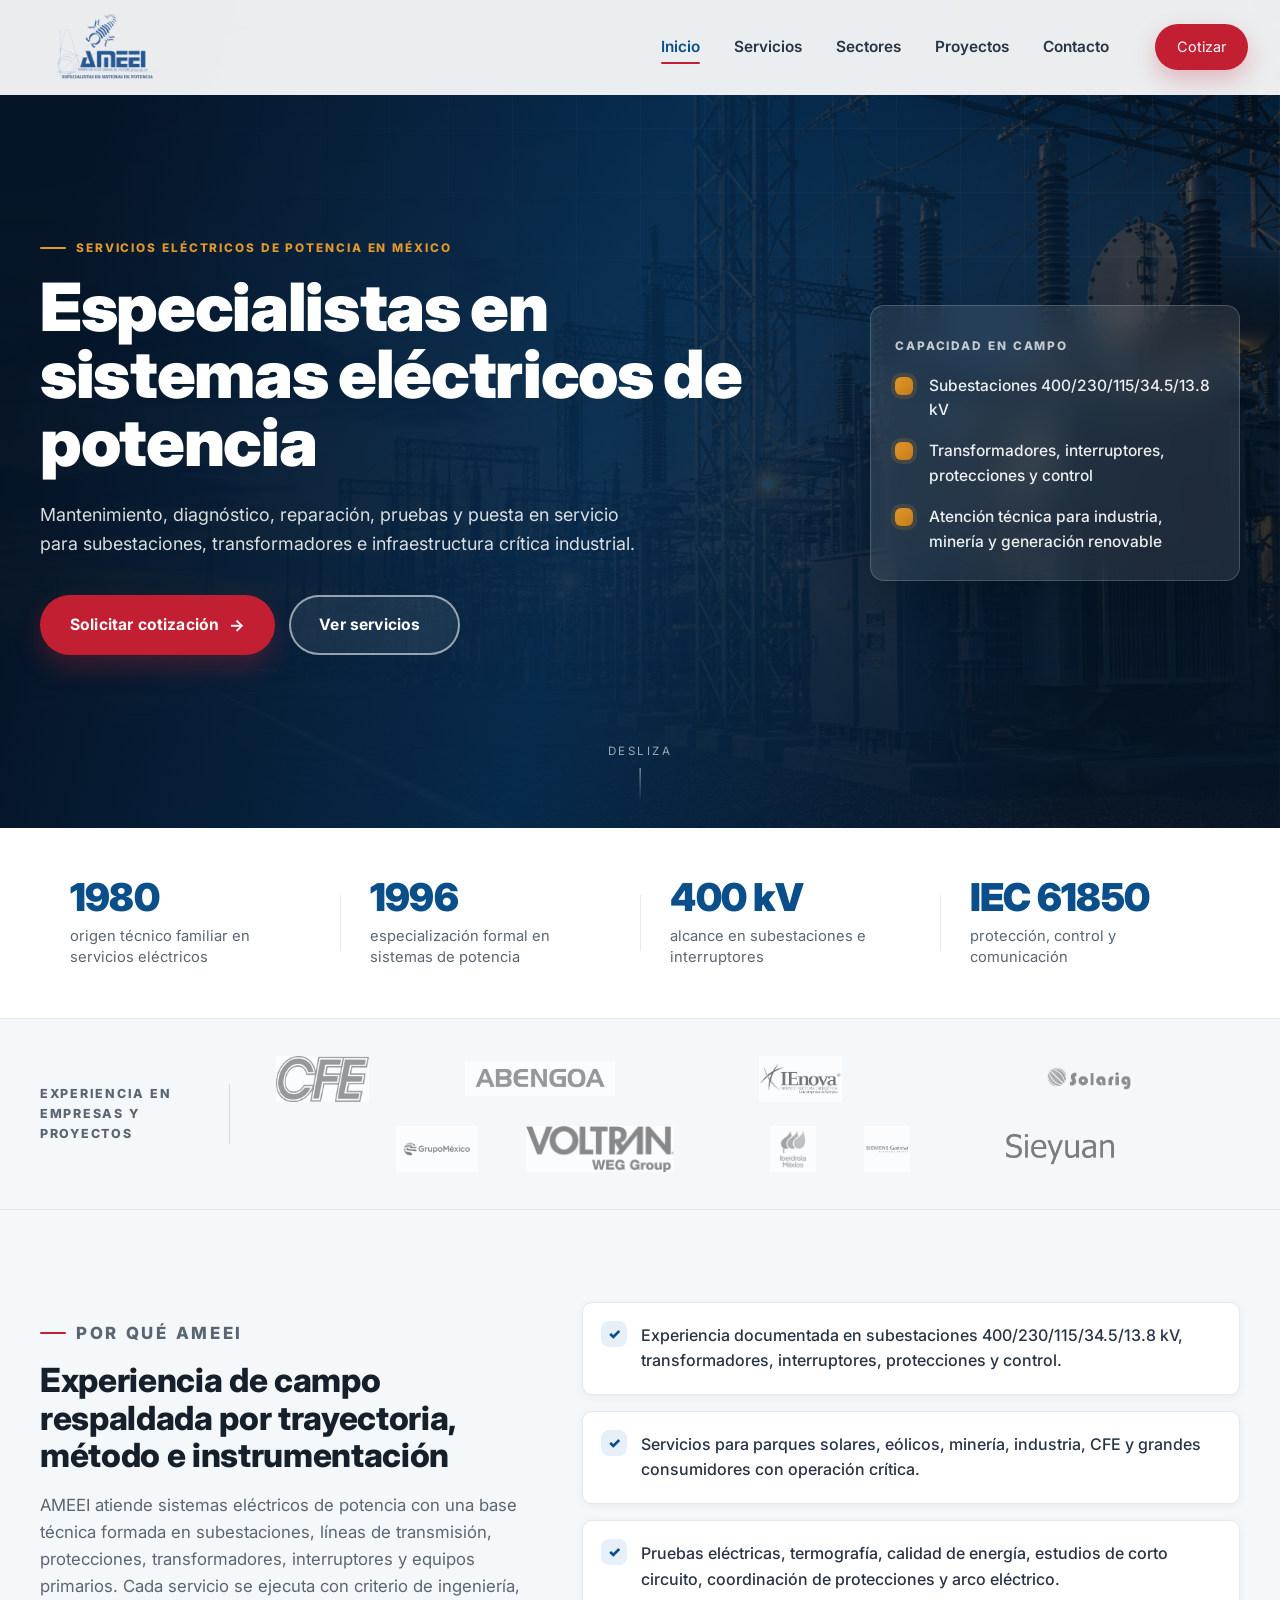
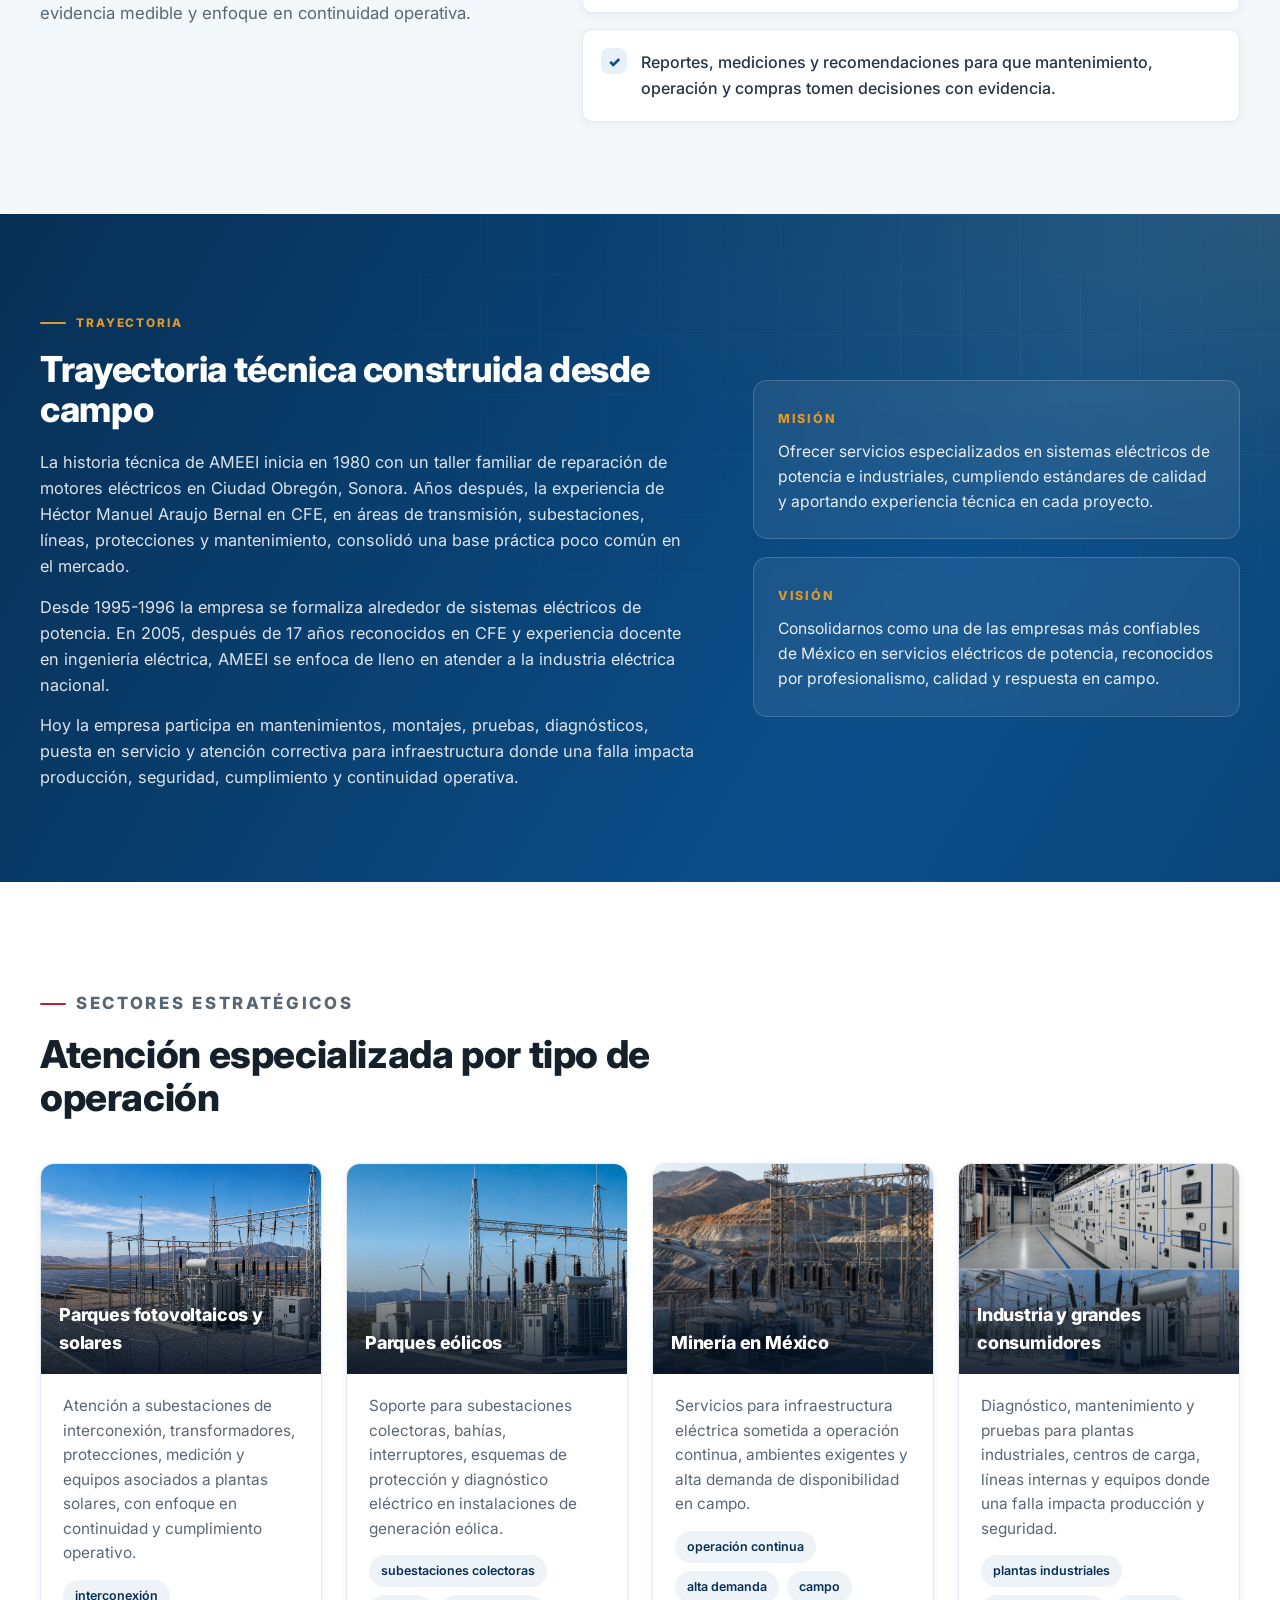
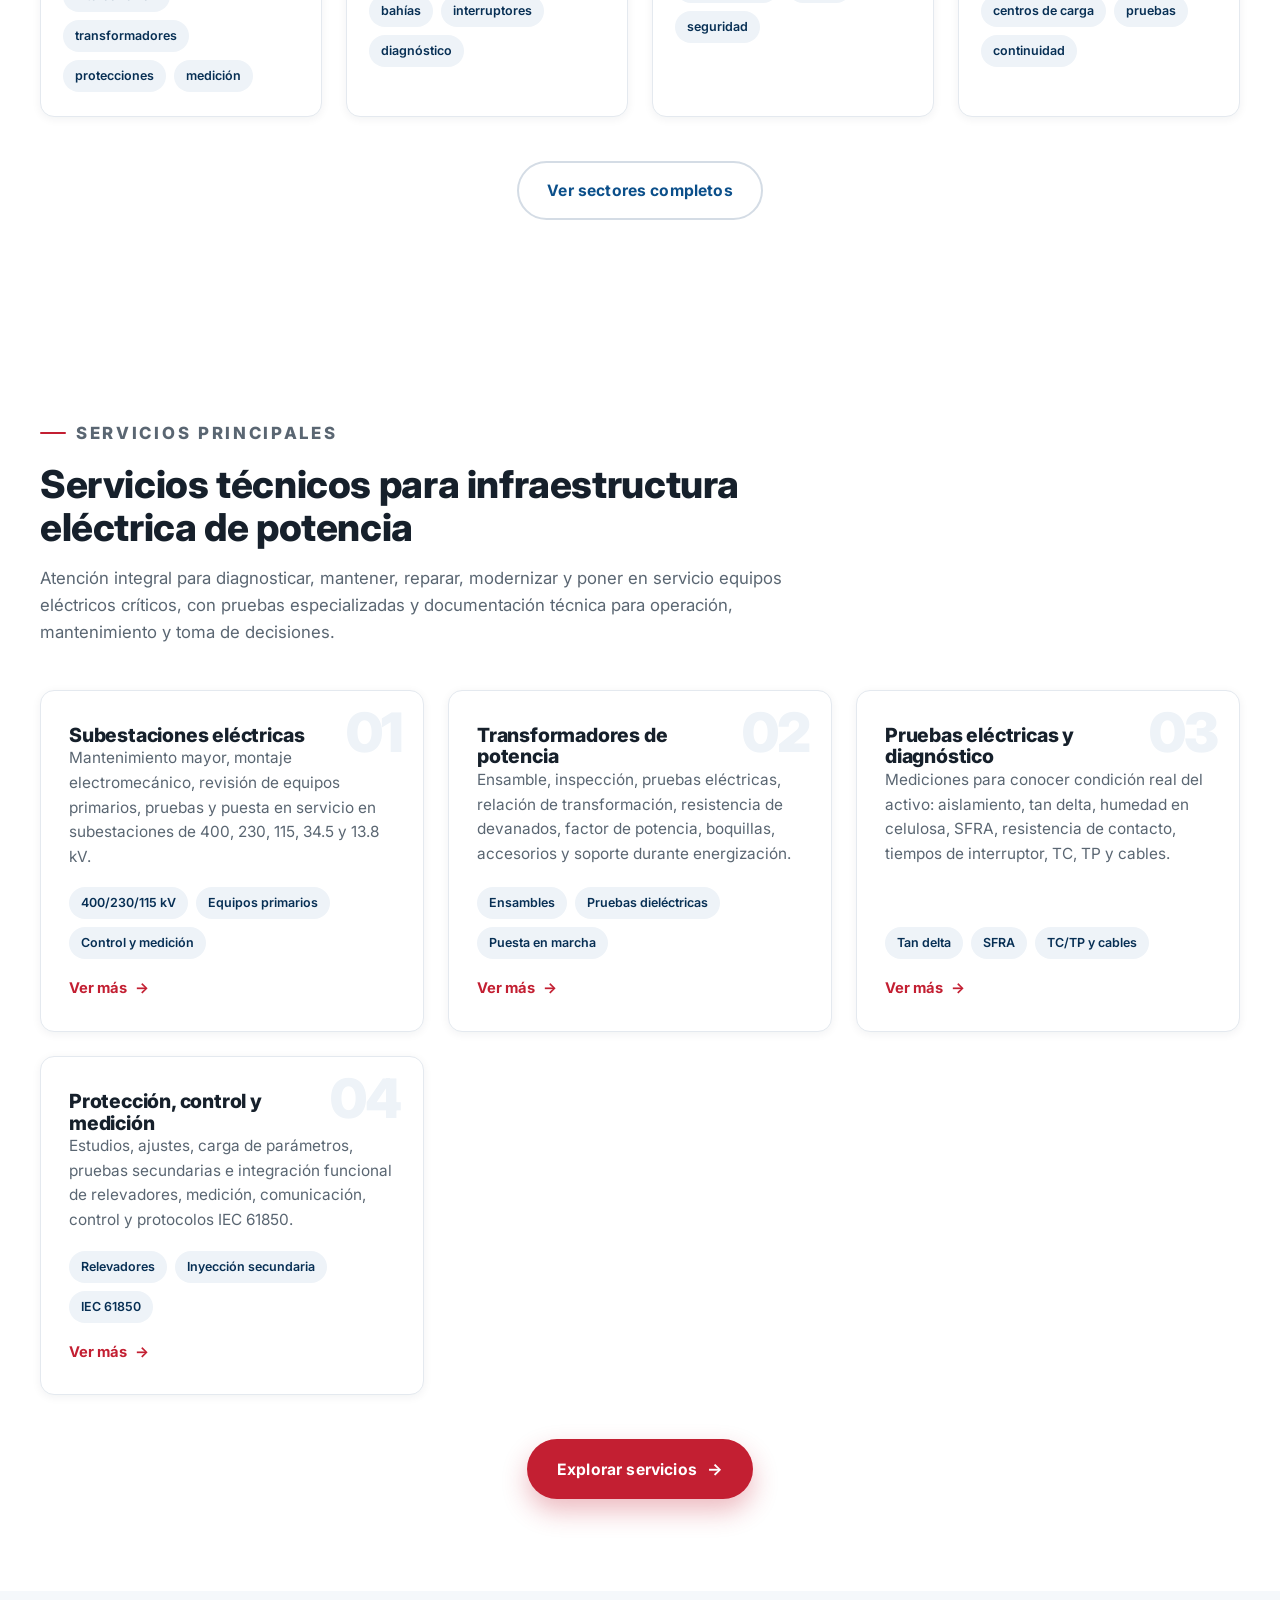
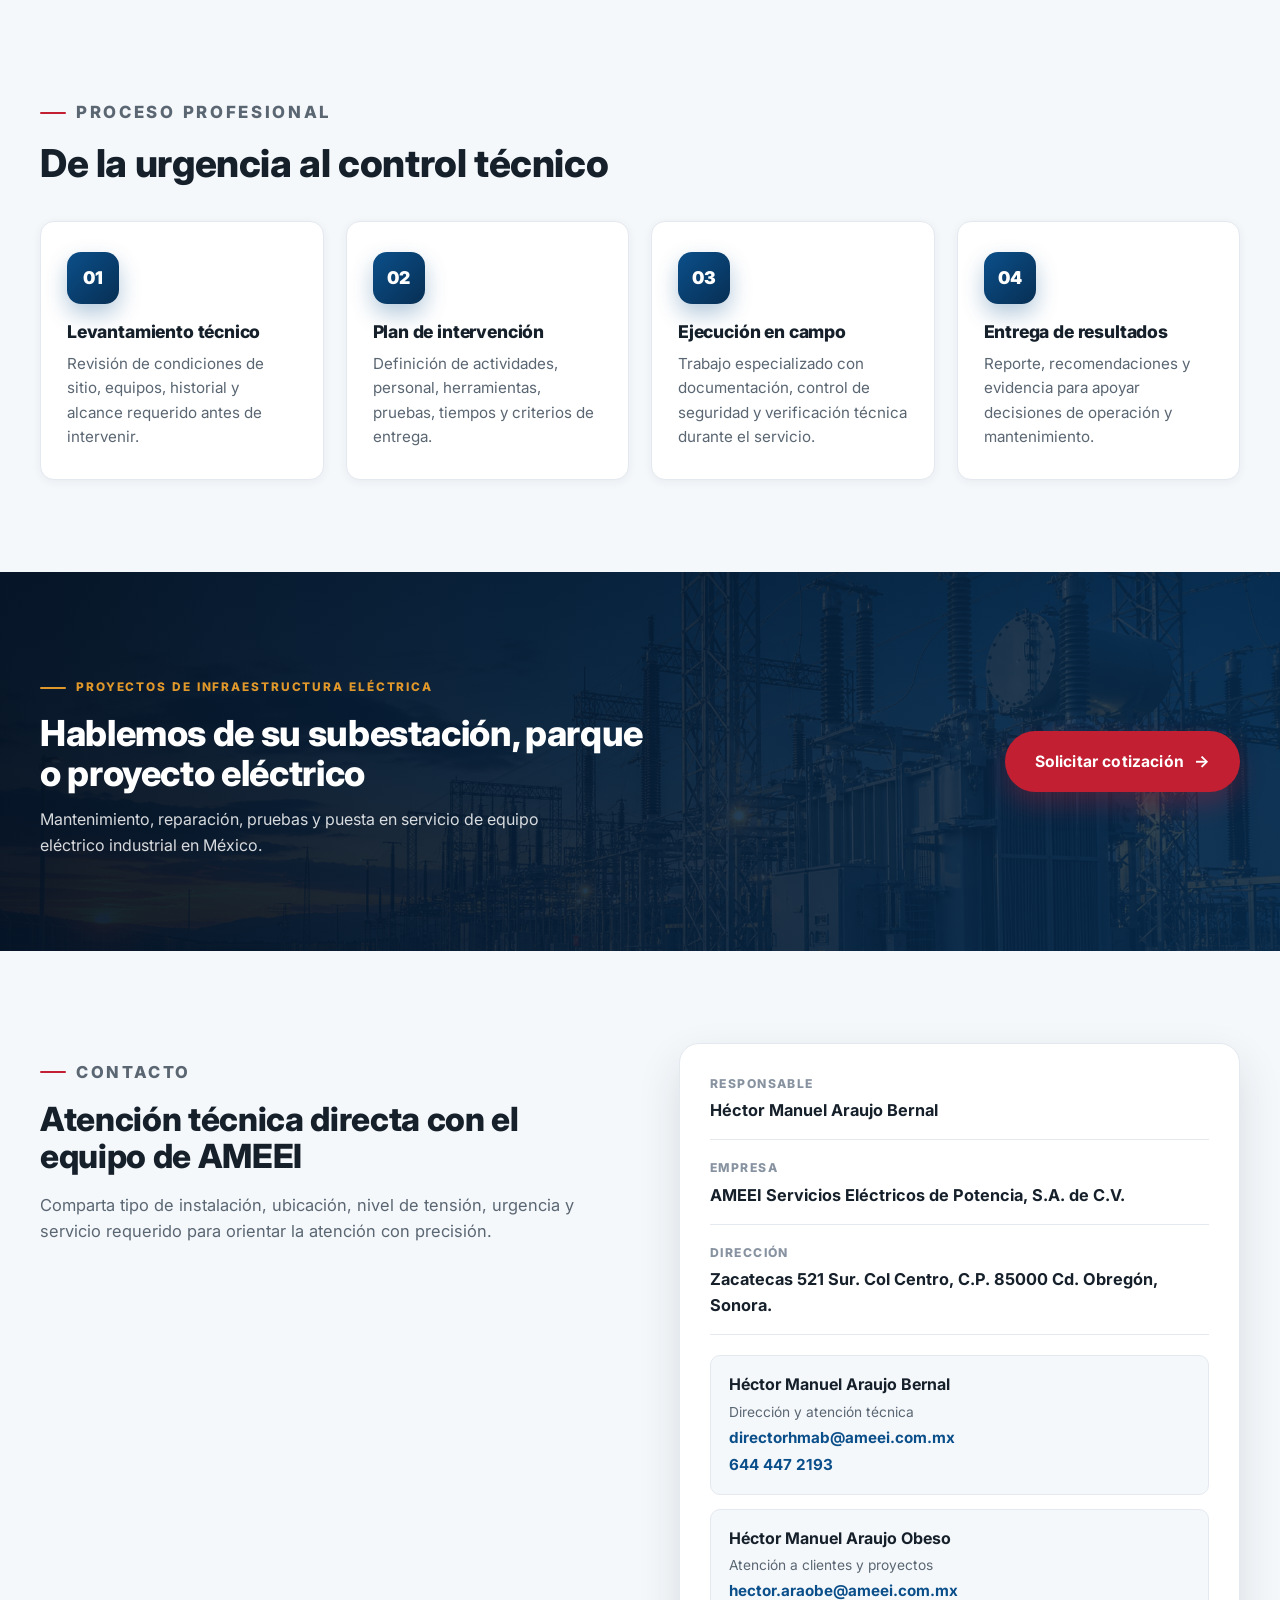
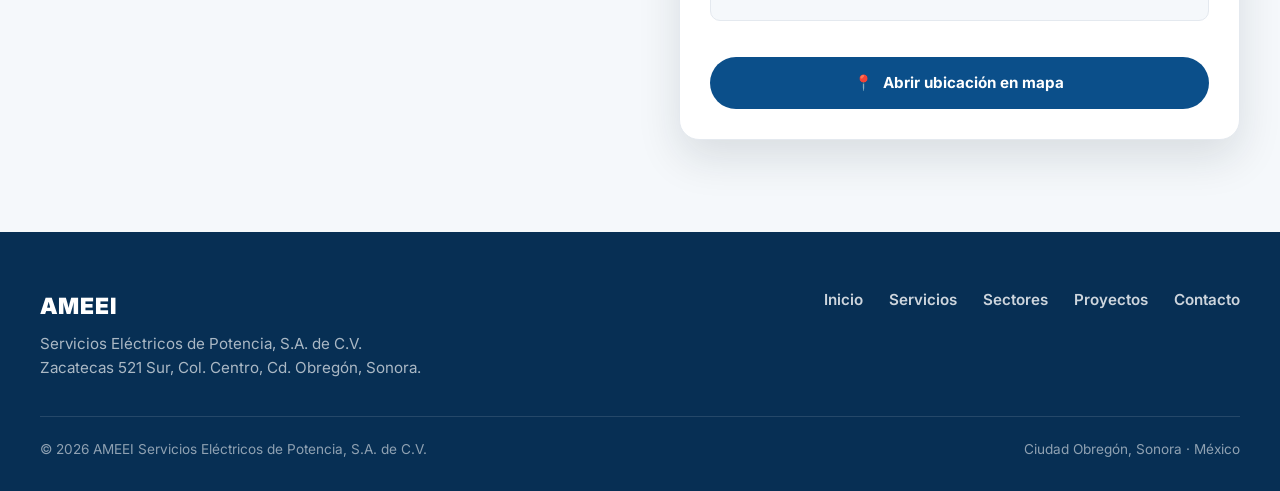
<file: index.html>
<!doctype html>
<html lang="es-MX">
  <head>
    <meta charset="utf-8">
    <meta name="viewport" content="width=device-width, initial-scale=1">
    <title>AMEEI | Mantenimiento de subestaciones eléctricas en México</title>
    <meta name="description" content="Servicios eléctricos de potencia en México: mantenimiento, reparación, pruebas y puesta en servicio de subestaciones eléctricas para parques solares, eólicos, minería e industria.">
    <meta name="keywords" content="mantenimiento de subestaciones eléctricas México, reparación de subestaciones eléctricas, servicios eléctricos de potencia, mantenimiento eléctrico parques solares, parques fotovoltaicos, parques eólicos, minería México, transformadores de potencia">
    <meta property="og:title" content="AMEEI | Servicios eléctricos de potencia en México">
    <meta property="og:description" content="Mantenimiento, reparación, pruebas y puesta en servicio de subestaciones eléctricas para infraestructura crítica.">
    <meta property="og:type" content="website">
    <link rel="icon" href="/favicon.svg" type="image/svg+xml">
    <link rel="preconnect" href="https://ameei.com.mx">
    <link rel="preconnect" href="https://fonts.googleapis.com">
    <link rel="preconnect" href="https://fonts.gstatic.com" crossorigin>
    <link rel="stylesheet" href="/assets/css/styles.css?v=20260715-redesign">
  </head>
  <body>
    <header class="site-header" data-header>
      <a class="brand-lockup" href="/" aria-label="Ir al inicio">
        <img data-brand-logo alt="AMEEI">
        <span>
          <strong data-brand-name>AMEEI</strong>
          <small data-brand-tagline>Servicios eléctricos de potencia</small>
        </span>
      </a>
      <nav class="main-nav" data-main-nav aria-label="Navegación principal"></nav>
      <div class="header-actions">
        <a class="button-small" href="/contacto/">Cotizar</a>
        <button class="menu-button" data-menu-button aria-label="Abrir menú">
          <span></span>
          <span></span>
        </button>
      </div>
    </header>

    <main id="inicio">
      <section class="hero">
        <div class="hero-media" data-hero-image></div>
        <div class="hero-overlay"></div>
        <div class="hero-circuit" aria-hidden="true"></div>
        <div class="container hero-grid">
          <div class="hero-copy">
            <p class="eyebrow" data-hero-eyebrow></p>
            <h1 data-hero-title></h1>
            <p class="hero-description" data-hero-description></p>
            <div class="hero-actions">
              <a class="button" href="/contacto/" data-hero-primary></a>
              <a class="button-ghost" href="/servicios/" data-hero-secondary></a>
            </div>
          </div>
          <aside class="hero-panel reveal" aria-label="Capacidades principales">
            <div class="panel-title">Capacidad en campo</div>
            <ul data-hero-highlights></ul>
          </aside>
        </div>
        <span class="scroll-cue" aria-hidden="true">Desliza</span>
      </section>

      <section class="stats-strip" aria-label="Indicadores">
        <div class="container stats-grid" data-stats></div>
      </section>

      <section class="logo-strip" aria-label="Empresas y proyectos">
        <div class="container">
          <p class="logo-strip-label">Experiencia en empresas y proyectos</p>
          <div class="client-strip" data-clients></div>
        </div>
      </section>

      <section class="section proof-section">
        <div class="container proof-layout">
          <div>
            <p class="section-kicker">Por qué AMEEI</p>
            <h2 data-proof-title></h2>
            <p data-proof-text></p>
          </div>
          <ul class="proof-list" data-proof-bullets></ul>
        </div>
      </section>

      <section class="section about-band">
        <div class="container split-layout">
          <div>
            <p class="section-kicker">Trayectoria</p>
            <h2 data-about-title></h2>
            <div class="rich-text" data-about-paragraphs></div>
          </div>
          <div class="mission-grid">
            <article>
              <span>Misión</span>
              <p data-about-mission></p>
            </article>
            <article>
              <span>Visión</span>
              <p data-about-vision></p>
            </article>
          </div>
        </div>
      </section>

      <section class="section section-sectors">
        <div class="container">
          <div class="section-heading">
            <p class="section-kicker">Sectores estratégicos</p>
            <h2 data-sectors-title></h2>
            <p data-sectors-description></p>
          </div>
          <div class="sector-grid" data-sectors></div>
          <div class="section-link-row">
            <a class="button-light" href="/sectores/">Ver sectores completos</a>
          </div>
        </div>
      </section>

      <section class="section section-services">
        <div class="container">
          <div class="section-heading">
            <p class="section-kicker">Servicios principales</p>
            <h2 data-services-title></h2>
            <p data-services-description></p>
          </div>
          <div class="service-grid service-grid-home" data-services></div>
          <div class="section-link-row">
            <a class="button" href="/servicios/">Explorar servicios</a>
          </div>
        </div>
      </section>

      <section class="section process-section">
        <div class="container">
          <div class="section-heading compact-heading">
            <p class="section-kicker">Proceso profesional</p>
            <h2>De la urgencia al control técnico</h2>
          </div>
          <div class="process-grid" data-process></div>
        </div>
      </section>

      <section class="section cta-band">
        <div class="container cta-layout">
          <div>
            <p class="section-kicker">Proyectos de infraestructura eléctrica</p>
            <h2>Hablemos de su subestación, parque o proyecto eléctrico</h2>
            <p>Mantenimiento, reparación, pruebas y puesta en servicio de equipo eléctrico industrial en México.</p>
          </div>
          <a class="button" href="/contacto/">Solicitar cotización</a>
        </div>
      </section>

      <section class="section contact-section">
        <div class="container contact-layout">
          <div>
            <p class="section-kicker">Contacto</p>
            <h2>Atención técnica directa con el equipo de AMEEI</h2>
            <p>Comparta tipo de instalación, ubicación, nivel de tensión, urgencia y servicio requerido para orientar la atención con precisión.</p>
          </div>
          <div class="contact-panel">
            <div class="contact-line">
              <span>Responsable</span>
              <strong data-contact-person></strong>
            </div>
            <div class="contact-line">
              <span>Empresa</span>
              <strong data-contact-company></strong>
            </div>
            <div class="contact-line">
              <span>Dirección</span>
              <strong data-contact-address></strong>
            </div>
            <a class="map-link" data-contact-map target="_blank" rel="noreferrer">Abrir ubicación en mapa</a>
          </div>
        </div>
      </section>
    </main>

    <footer class="site-footer">
      <div class="container footer-grid">
        <div>
          <strong data-footer-brand>AMEEI</strong>
          <p>Servicios Eléctricos de Potencia, S.A. de C.V.</p>
          <p>Zacatecas 521 Sur, Col. Centro, Cd. Obregón, Sonora.</p>
        </div>
        <div>
          <a href="/">Inicio</a>
          <a href="/servicios/">Servicios</a>
          <a href="/sectores/">Sectores</a>
          <a href="/proyectos/">Proyectos</a>
          <a href="/contacto/">Contacto</a>
        </div>
      </div>
      <div class="footer-legal">
        <span>© 2026 AMEEI Servicios Eléctricos de Potencia, S.A. de C.V.</span>
        <span>Ciudad Obregón, Sonora · México</span>
      </div>
    </footer>

    <script type="application/ld+json">
      {
        "@context": "https://schema.org",
        "@type": "LocalBusiness",
        "name": "AMEEI Servicios Eléctricos de Potencia, S.A. de C.V.",
        "address": "Zacatecas 521 Sur, Centro, Ciudad Obregón, Sonora, México",
        "areaServed": "México",
        "email": "directorhmab@ameei.com.mx",
        "telephone": "+526444472193",
        "description": "Mantenimiento, reparación, pruebas y puesta en servicio de subestaciones eléctricas, transformadores y sistemas eléctricos de potencia."
      }
    </script>
    <script src="/assets/js/content-data.js?v=20260715-redesign"></script>
    <script src="/assets/js/app.js?v=20260715-redesign"></script>
  </body>
</html>
</file>
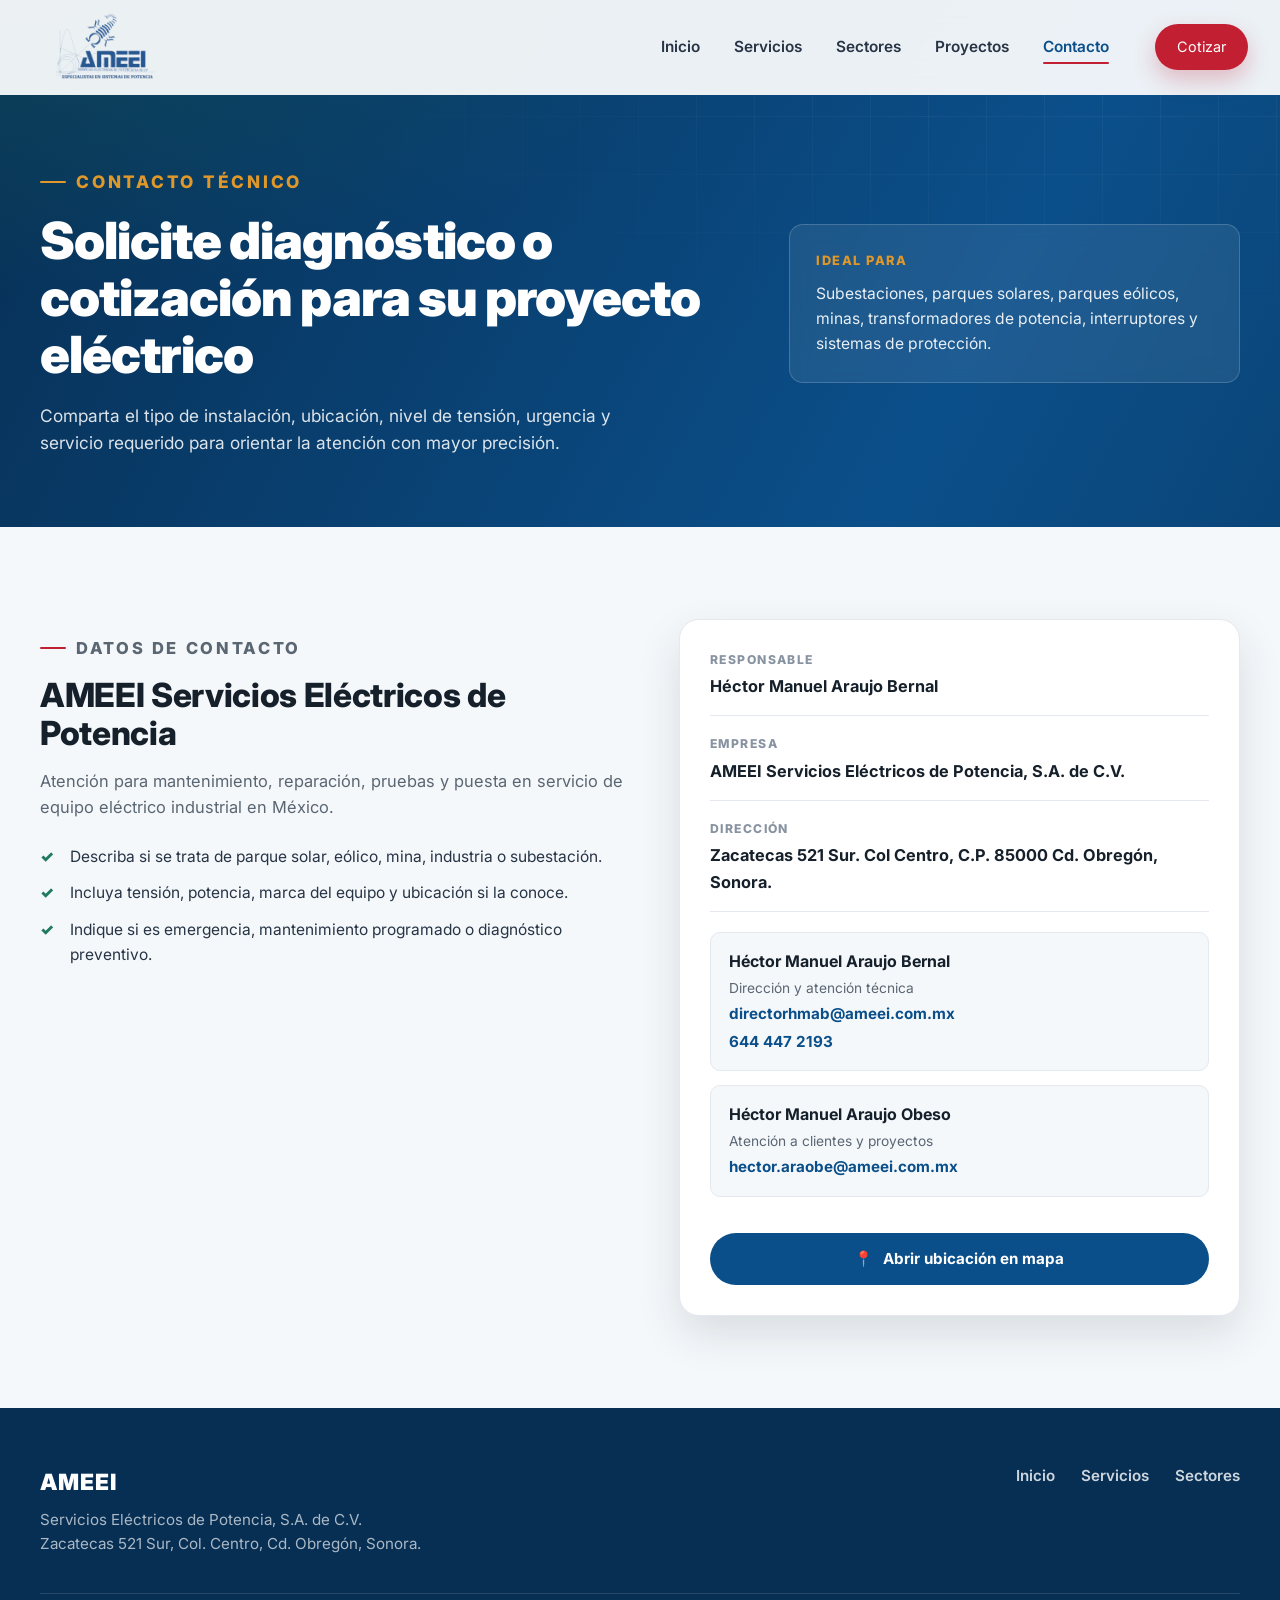
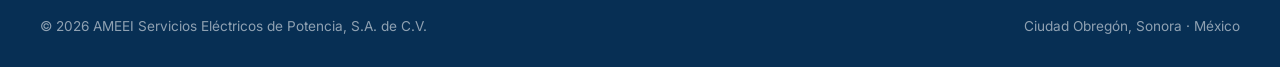
<file: contacto/index.html>
﻿<!doctype html>
<html lang="es-MX">
  <head>
    <meta charset="utf-8">
    <meta name="viewport" content="width=device-width, initial-scale=1">
    <link rel="icon" href="/favicon.svg" type="image/svg+xml">
    <link rel="preconnect" href="https://fonts.googleapis.com">
    <link rel="preconnect" href="https://fonts.gstatic.com" crossorigin>
    <title>Contacto | Cotizar mantenimiento de subestaciones eléctricas | AMEEI</title>
    <meta name="description" content="Contacte a AMEEI para mantenimiento, reparación, diagnóstico, pruebas y puesta en servicio de subestaciones eléctricas, transformadores y sistemas de potencia en México.">
    <meta name="keywords" content="cotizar mantenimiento subestación eléctrica, contacto servicios eléctricos de potencia México, reparación subestaciones eléctricas, mantenimiento transformadores potencia">
    <link rel="stylesheet" href="/assets/css/styles.css?v=20260715-redesign">
  </head>
  <body>
    <header class="site-header is-solid" data-header>
      <a class="brand-lockup" href="/" aria-label="Ir al inicio">
        <img data-brand-logo alt="AMEEI">
        <span><strong data-brand-name>AMEEI</strong><small data-brand-tagline></small></span>
      </a>
      <nav class="main-nav" data-main-nav aria-label="Navegación principal"></nav>
      <div class="header-actions">
        <a class="button-small" href="/contacto/">Cotizar</a>
        <button class="menu-button" data-menu-button aria-label="Abrir menú"><span></span><span></span></button>
      </div>
    </header>

    <main>
      <section class="page-hero page-hero-contact">
        <div class="container page-hero-grid">
          <div>
            <p class="eyebrow">Contacto técnico</p>
            <h1>Solicite diagnóstico o cotización para su proyecto eléctrico</h1>
            <p>Comparta el tipo de instalación, ubicación, nivel de tensión, urgencia y servicio requerido para orientar la atención con mayor precisión.</p>
          </div>
          <aside class="page-hero-aside">
            <strong>Ideal para</strong>
            <p>Subestaciones, parques solares, parques eólicos, minas, transformadores de potencia, interruptores y sistemas de protección.</p>
          </aside>
        </div>
      </section>

      <section class="section contact-section">
        <div class="container contact-layout">
          <div>
            <p class="section-kicker">Datos de contacto</p>
            <h2>AMEEI Servicios Eléctricos de Potencia</h2>
            <p>Atención para mantenimiento, reparación, pruebas y puesta en servicio de equipo eléctrico industrial en México.</p>
            <ul class="contact-checklist">
              <li>Describa si se trata de parque solar, eólico, mina, industria o subestación.</li>
              <li>Incluya tensión, potencia, marca del equipo y ubicación si la conoce.</li>
              <li>Indique si es emergencia, mantenimiento programado o diagnóstico preventivo.</li>
            </ul>
          </div>
          <div class="contact-panel">
            <div class="contact-line">
              <span>Responsable</span>
              <strong data-contact-person></strong>
            </div>
            <div class="contact-line">
              <span>Empresa</span>
              <strong data-contact-company></strong>
            </div>
            <div class="contact-line">
              <span>Dirección</span>
              <strong data-contact-address></strong>
            </div>
            <a class="map-link" data-contact-map target="_blank" rel="noreferrer">Abrir ubicación en mapa</a>
          </div>
        </div>
      </section>
    </main>

    <footer class="site-footer">
      <div class="container footer-grid">
        <div><strong data-footer-brand>AMEEI</strong><p>Servicios Eléctricos de Potencia, S.A. de C.V.</p><p>Zacatecas 521 Sur, Col. Centro, Cd. Obregón, Sonora.</p></div>
        <div><a href="/">Inicio</a><a href="/servicios/">Servicios</a><a href="/sectores/">Sectores</a></div>
      </div>
      <div class="footer-legal">
        <span>© 2026 AMEEI Servicios Eléctricos de Potencia, S.A. de C.V.</span>
        <span>Ciudad Obregón, Sonora · México</span>
      </div>
    </footer>
    <script src="/assets/js/content-data.js?v=20260715-redesign"></script>
    <script src="/assets/js/app.js?v=20260715-redesign"></script>
  </body>
</html>
</file>
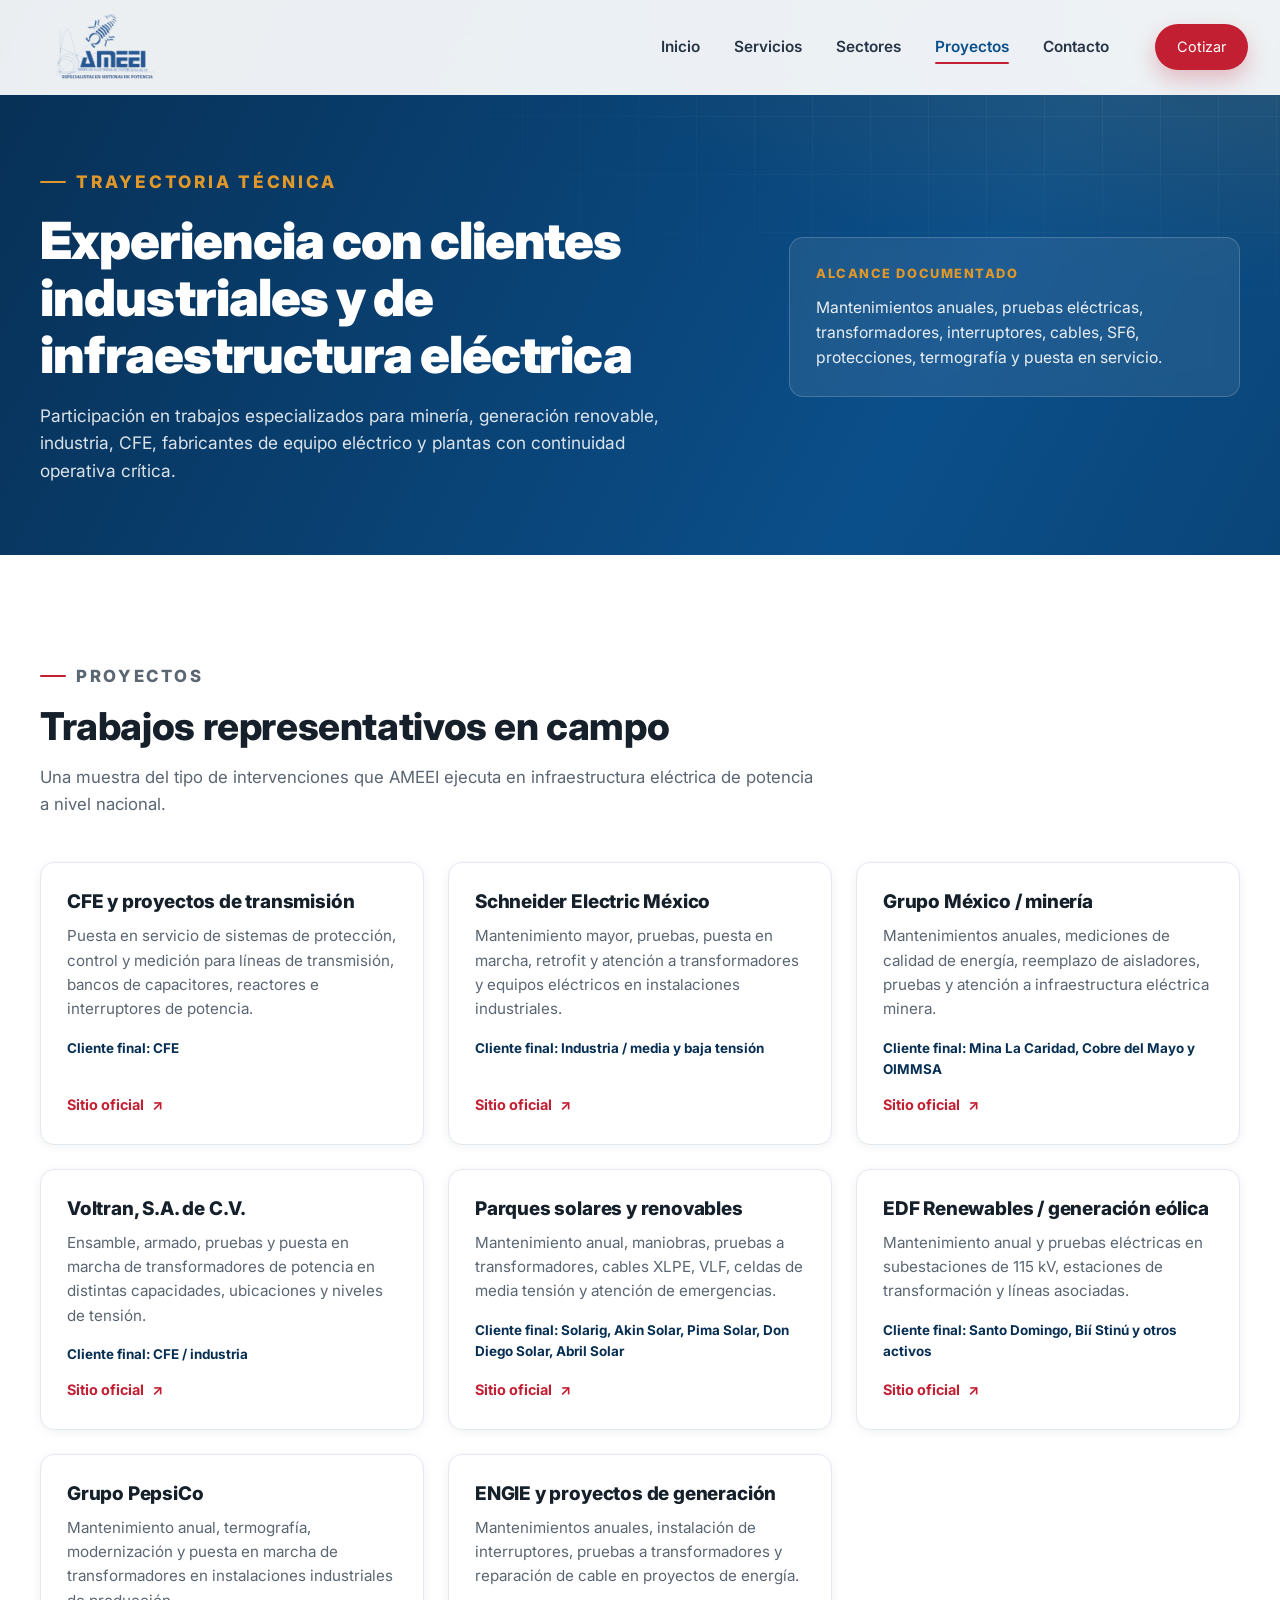
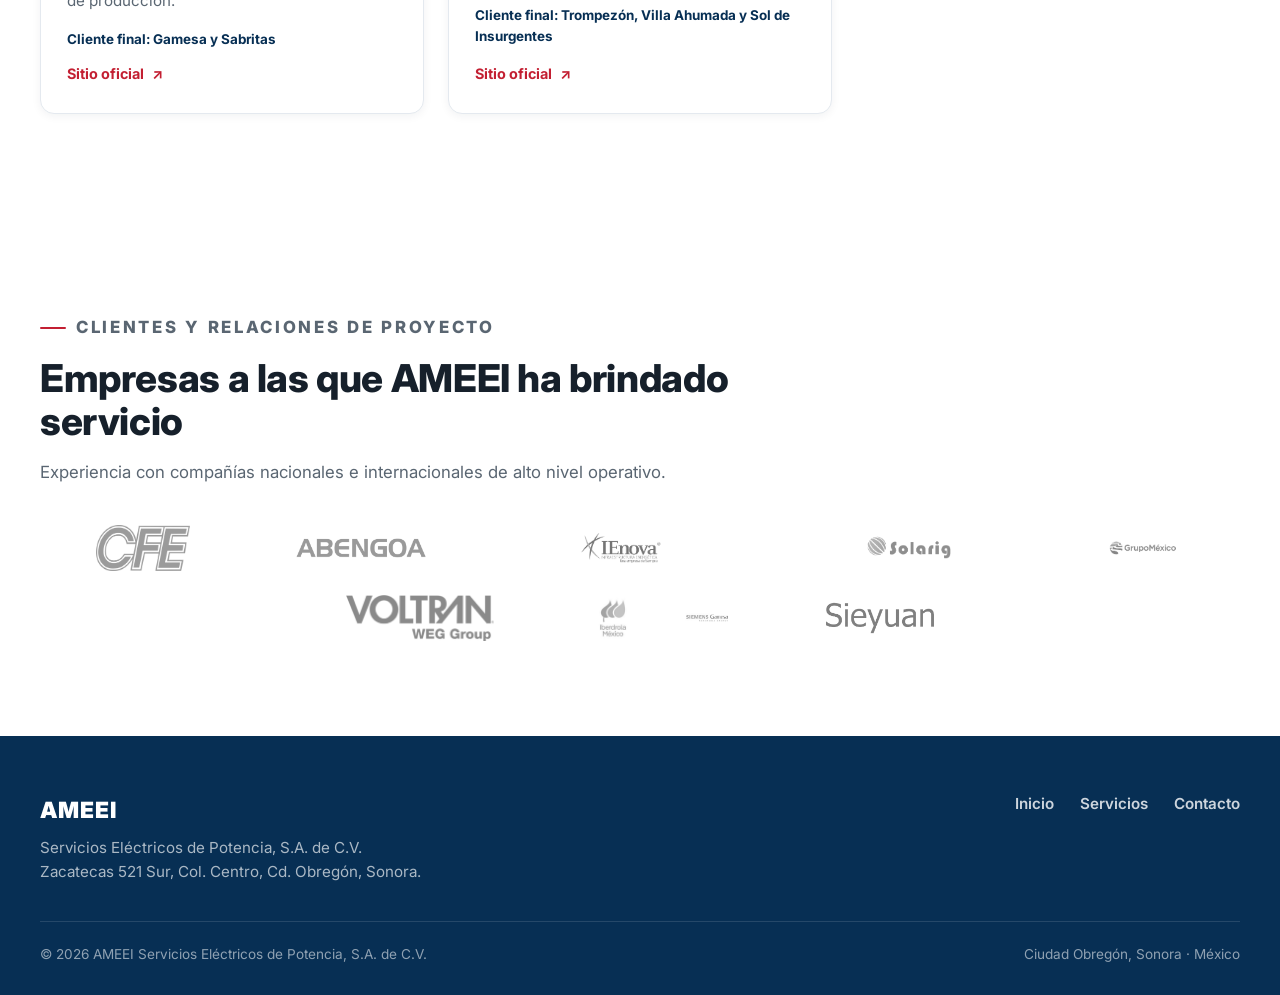
<file: proyectos/index.html>
﻿<!doctype html>
<html lang="es-MX">
  <head>
    <meta charset="utf-8">
    <meta name="viewport" content="width=device-width, initial-scale=1">
    <link rel="icon" href="/favicon.svg" type="image/svg+xml">
    <link rel="preconnect" href="https://fonts.googleapis.com">
    <link rel="preconnect" href="https://fonts.gstatic.com" crossorigin>
    <title>Proyectos y clientes | AMEEI Servicios Eléctricos de Potencia</title>
    <meta name="description" content="Experiencia de AMEEI en proyectos de subestaciones eléctricas, transformadores, pruebas y puesta en servicio para clientes industriales y de infraestructura.">
    <meta name="keywords" content="proyectos subestaciones eléctricas México, clientes mantenimiento eléctrico, pruebas transformadores potencia, CFE, Schneider Electric, Abengoa">
    <link rel="stylesheet" href="/assets/css/styles.css?v=20260715-redesign">
  </head>
  <body>
    <header class="site-header is-solid" data-header>
      <a class="brand-lockup" href="/" aria-label="Ir al inicio">
        <img data-brand-logo alt="AMEEI">
        <span><strong data-brand-name>AMEEI</strong><small data-brand-tagline></small></span>
      </a>
      <nav class="main-nav" data-main-nav aria-label="Navegación principal"></nav>
      <div class="header-actions">
        <a class="button-small" href="/contacto/">Cotizar</a>
        <button class="menu-button" data-menu-button aria-label="Abrir menú"><span></span><span></span></button>
      </div>
    </header>

    <main>
      <section class="page-hero">
        <div class="container page-hero-grid">
          <div>
            <p class="eyebrow">Trayectoria técnica</p>
            <h1>Experiencia con clientes industriales y de infraestructura eléctrica</h1>
            <p>Participación en trabajos especializados para minería, generación renovable, industria, CFE, fabricantes de equipo eléctrico y plantas con continuidad operativa crítica.</p>
          </div>
          <aside class="page-hero-aside">
            <strong>Alcance documentado</strong>
            <p>Mantenimientos anuales, pruebas eléctricas, transformadores, interruptores, cables, SF6, protecciones, termografía y puesta en servicio.</p>
          </aside>
        </div>
      </section>

      <section class="section section-projects">
        <div class="container">
          <div class="section-heading">
            <p class="section-kicker">Proyectos</p>
            <h2>Trabajos representativos en campo</h2>
            <p>Una muestra del tipo de intervenciones que AMEEI ejecuta en infraestructura eléctrica de potencia a nivel nacional.</p>
          </div>
          <div class="project-grid" data-projects></div>
        </div>
      </section>

      <section class="section">
        <div class="container">
          <div class="section-heading compact-heading">
            <p class="section-kicker">Clientes y relaciones de proyecto</p>
            <h2>Empresas a las que AMEEI ha brindado servicio</h2>
            <p>Experiencia con compañías nacionales e internacionales de alto nivel operativo.</p>
          </div>
          <div class="client-strip" data-clients aria-label="Clientes"></div>
        </div>
      </section>
    </main>

    <footer class="site-footer">
      <div class="container footer-grid">
        <div><strong data-footer-brand>AMEEI</strong><p>Servicios Eléctricos de Potencia, S.A. de C.V.</p><p>Zacatecas 521 Sur, Col. Centro, Cd. Obregón, Sonora.</p></div>
        <div><a href="/">Inicio</a><a href="/servicios/">Servicios</a><a href="/contacto/">Contacto</a></div>
      </div>
      <div class="footer-legal">
        <span>© 2026 AMEEI Servicios Eléctricos de Potencia, S.A. de C.V.</span>
        <span>Ciudad Obregón, Sonora · México</span>
      </div>
    </footer>
    <script src="/assets/js/content-data.js?v=20260715-redesign"></script>
    <script src="/assets/js/app.js?v=20260715-redesign"></script>
  </body>
</html>
</file>
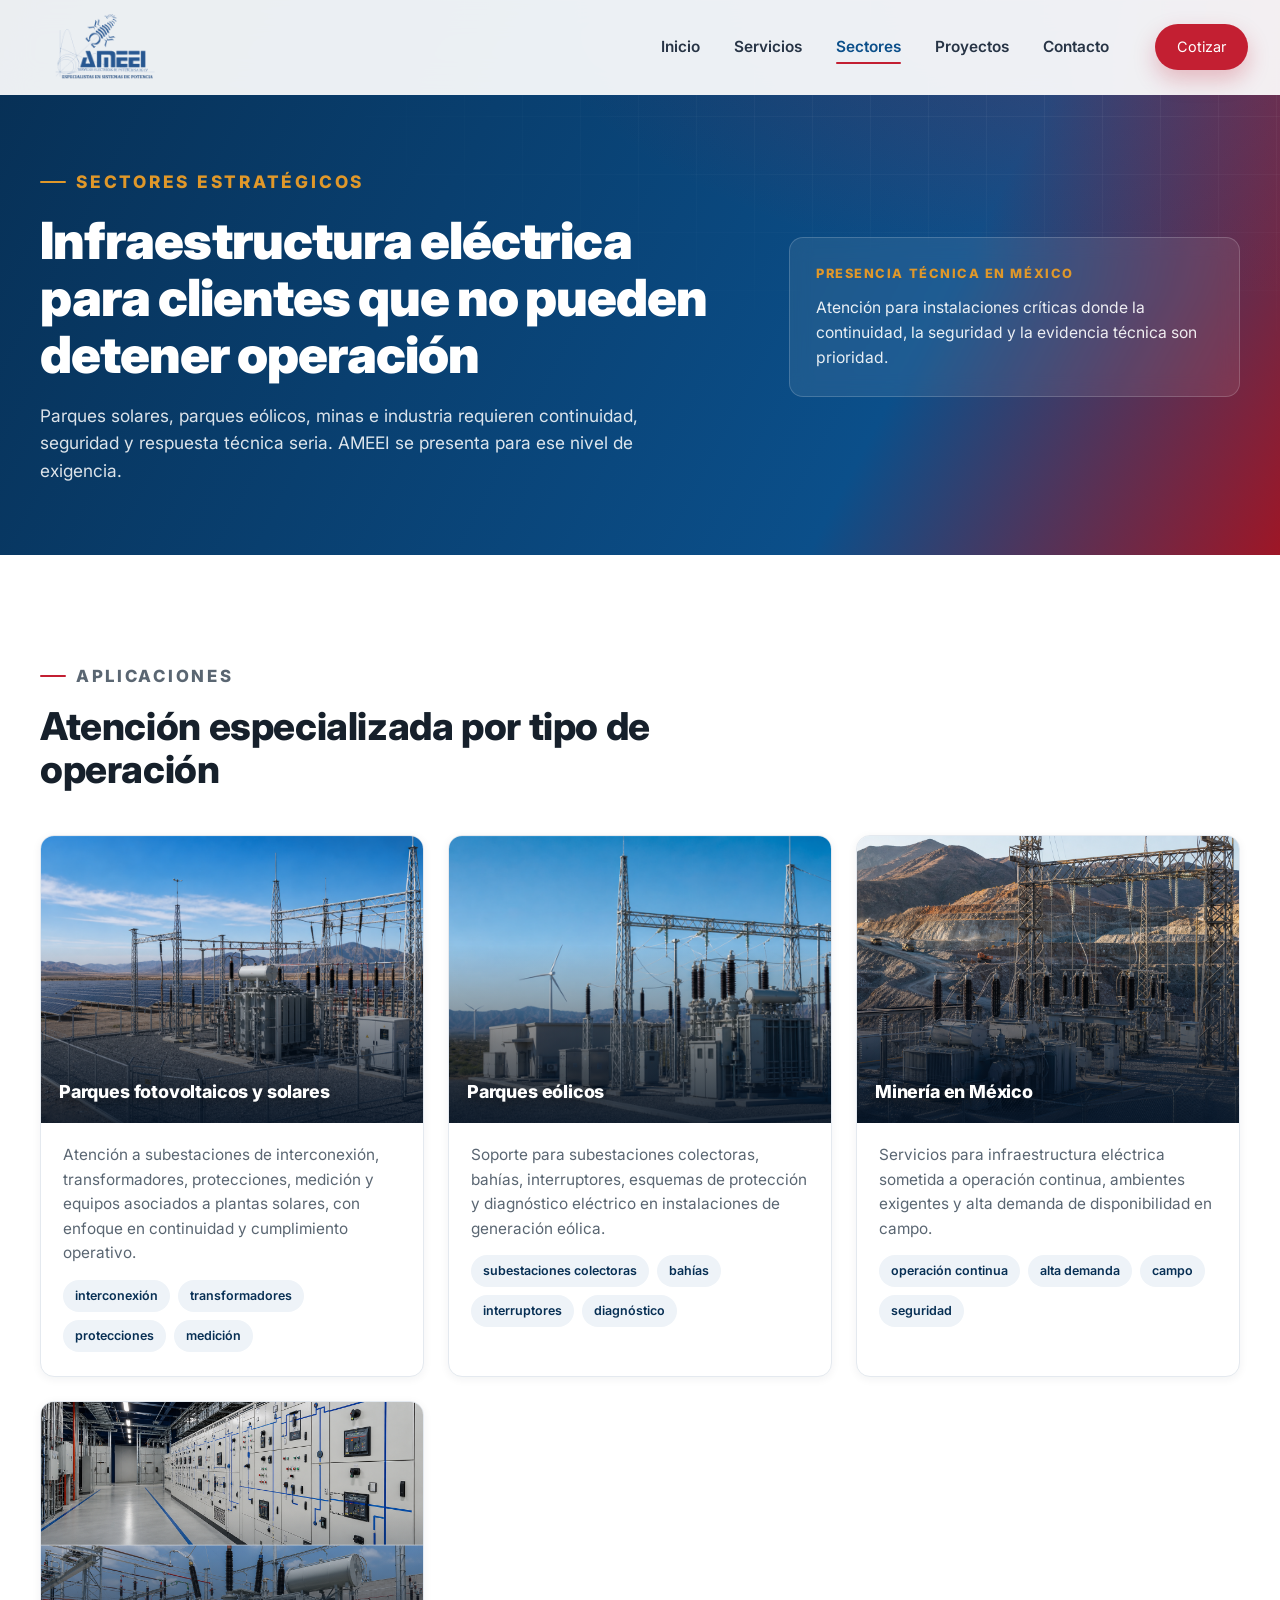
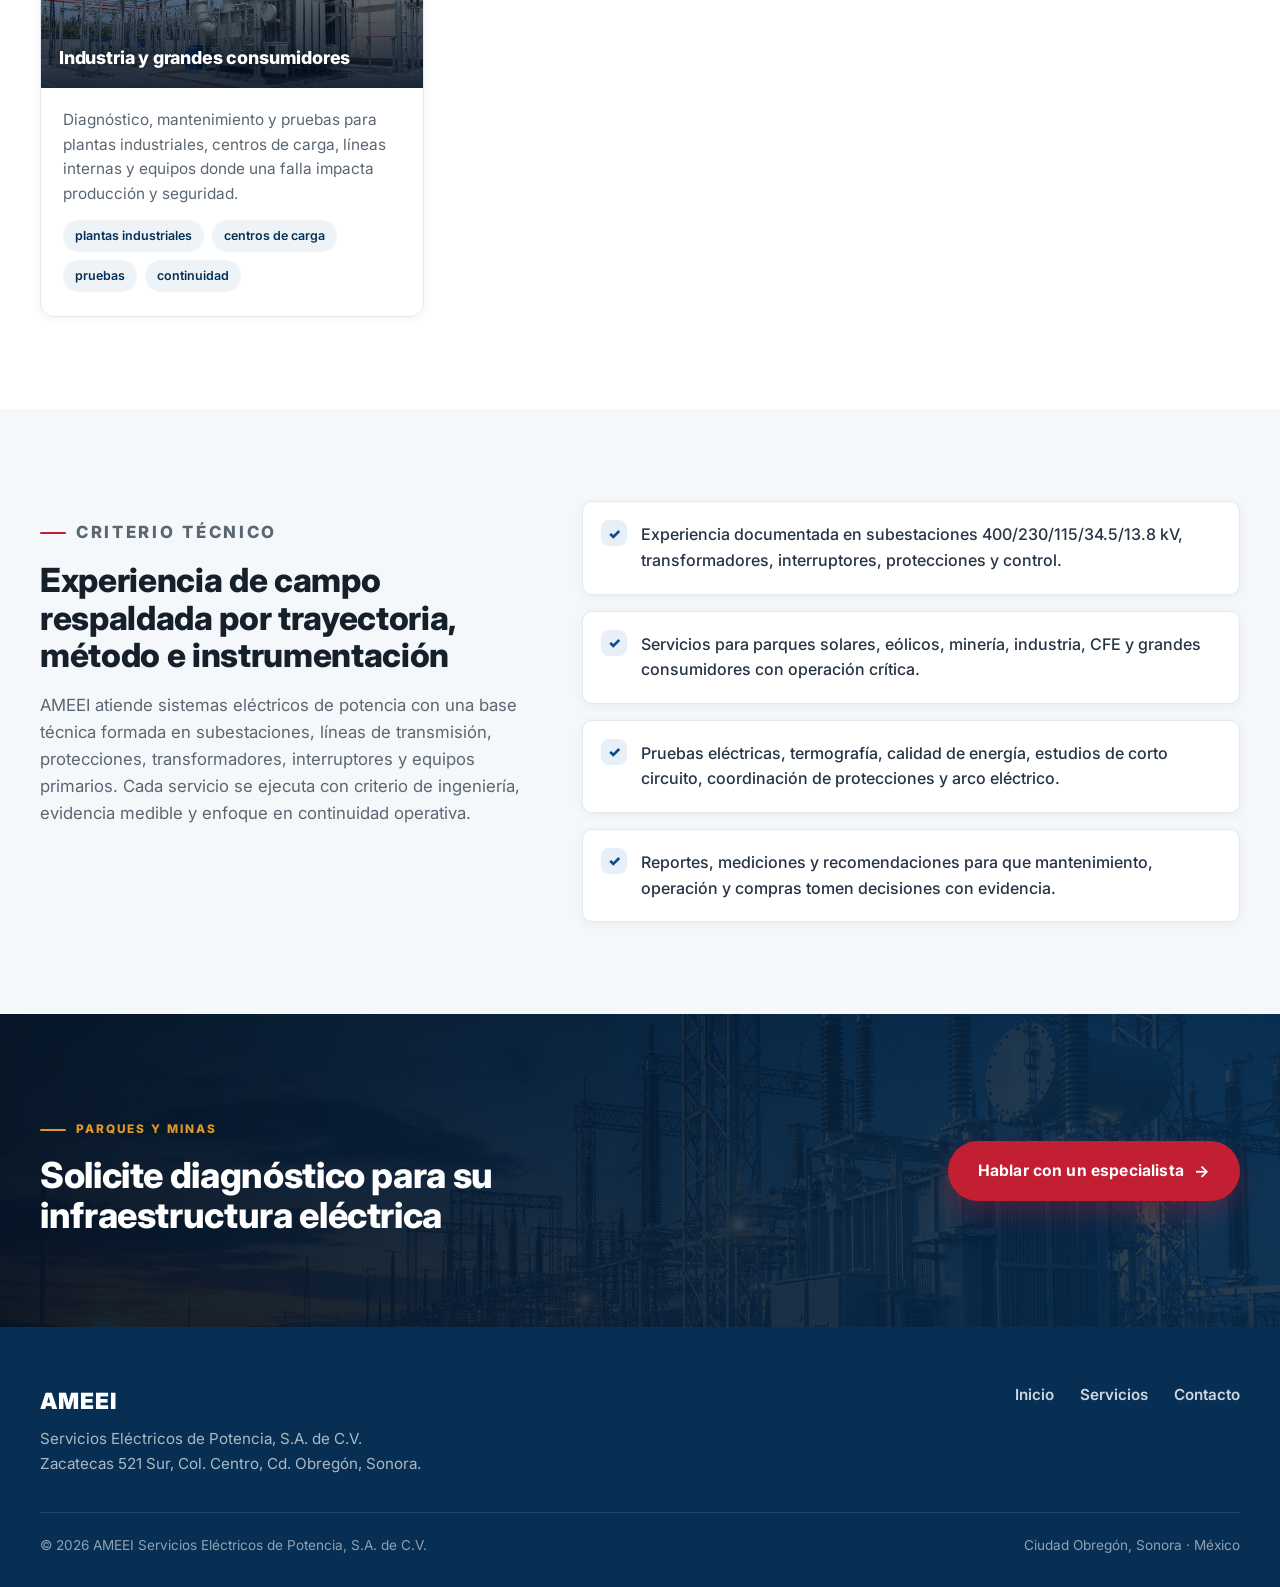
<file: sectores/index.html>
﻿<!doctype html>
<html lang="es-MX">
  <head>
    <meta charset="utf-8">
    <meta name="viewport" content="width=device-width, initial-scale=1">
    <link rel="icon" href="/favicon.svg" type="image/svg+xml">
    <link rel="preconnect" href="https://fonts.googleapis.com">
    <link rel="preconnect" href="https://fonts.gstatic.com" crossorigin>
    <title>Sectores | Parques solares, eólicos y minería | AMEEI</title>
    <meta name="description" content="Servicios eléctricos de potencia para parques fotovoltaicos, parques eólicos, minas e industria en México: mantenimiento de subestaciones, transformadores y protecciones.">
    <meta name="keywords" content="mantenimiento eléctrico parques solares, mantenimiento subestaciones parques fotovoltaicos, servicios eléctricos parques eólicos, mantenimiento eléctrico minería México, subestaciones mineras">
    <link rel="stylesheet" href="/assets/css/styles.css?v=20260715-redesign">
  </head>
  <body>
    <header class="site-header is-solid" data-header>
      <a class="brand-lockup" href="/" aria-label="Ir al inicio">
        <img data-brand-logo alt="AMEEI">
        <span><strong data-brand-name>AMEEI</strong><small data-brand-tagline></small></span>
      </a>
      <nav class="main-nav" data-main-nav aria-label="Navegación principal"></nav>
      <div class="header-actions">
        <a class="button-small" href="/contacto/">Cotizar</a>
        <button class="menu-button" data-menu-button aria-label="Abrir menú"><span></span><span></span></button>
      </div>
    </header>

    <main>
      <section class="page-hero page-hero-red">
        <div class="container page-hero-grid">
          <div>
            <p class="eyebrow">Sectores estratégicos</p>
            <h1>Infraestructura eléctrica para clientes que no pueden detener operación</h1>
            <p>Parques solares, parques eólicos, minas e industria requieren continuidad, seguridad y respuesta técnica seria. AMEEI se presenta para ese nivel de exigencia.</p>
          </div>
          <aside class="page-hero-aside">
            <strong>Presencia técnica en México</strong>
            <p>Atención para instalaciones críticas donde la continuidad, la seguridad y la evidencia técnica son prioridad.</p>
          </aside>
        </div>
      </section>

      <section class="section section-sectors">
        <div class="container">
          <div class="section-heading">
            <p class="section-kicker">Aplicaciones</p>
            <h2 data-sectors-title></h2>
            <p data-sectors-description></p>
          </div>
          <div class="sector-grid sector-grid-large" data-sectors></div>
        </div>
      </section>

      <section class="section proof-section">
        <div class="container proof-layout">
          <div>
            <p class="section-kicker">Criterio técnico</p>
            <h2 data-proof-title></h2>
            <p data-proof-text></p>
          </div>
          <ul class="proof-list" data-proof-bullets></ul>
        </div>
      </section>

      <section class="section cta-band">
        <div class="container cta-layout">
          <div>
            <p class="section-kicker">Parques y minas</p>
            <h2>Solicite diagnóstico para su infraestructura eléctrica</h2>
          </div>
          <a class="button" href="/contacto/">Hablar con un especialista</a>
        </div>
      </section>
    </main>

    <footer class="site-footer">
      <div class="container footer-grid">
        <div><strong data-footer-brand>AMEEI</strong><p>Servicios Eléctricos de Potencia, S.A. de C.V.</p><p>Zacatecas 521 Sur, Col. Centro, Cd. Obregón, Sonora.</p></div>
        <div><a href="/">Inicio</a><a href="/servicios/">Servicios</a><a href="/contacto/">Contacto</a></div>
      </div>
      <div class="footer-legal">
        <span>© 2026 AMEEI Servicios Eléctricos de Potencia, S.A. de C.V.</span>
        <span>Ciudad Obregón, Sonora · México</span>
      </div>
    </footer>
    <script src="/assets/js/content-data.js?v=20260715-redesign"></script>
    <script src="/assets/js/app.js?v=20260715-redesign"></script>
  </body>
</html>
</file>
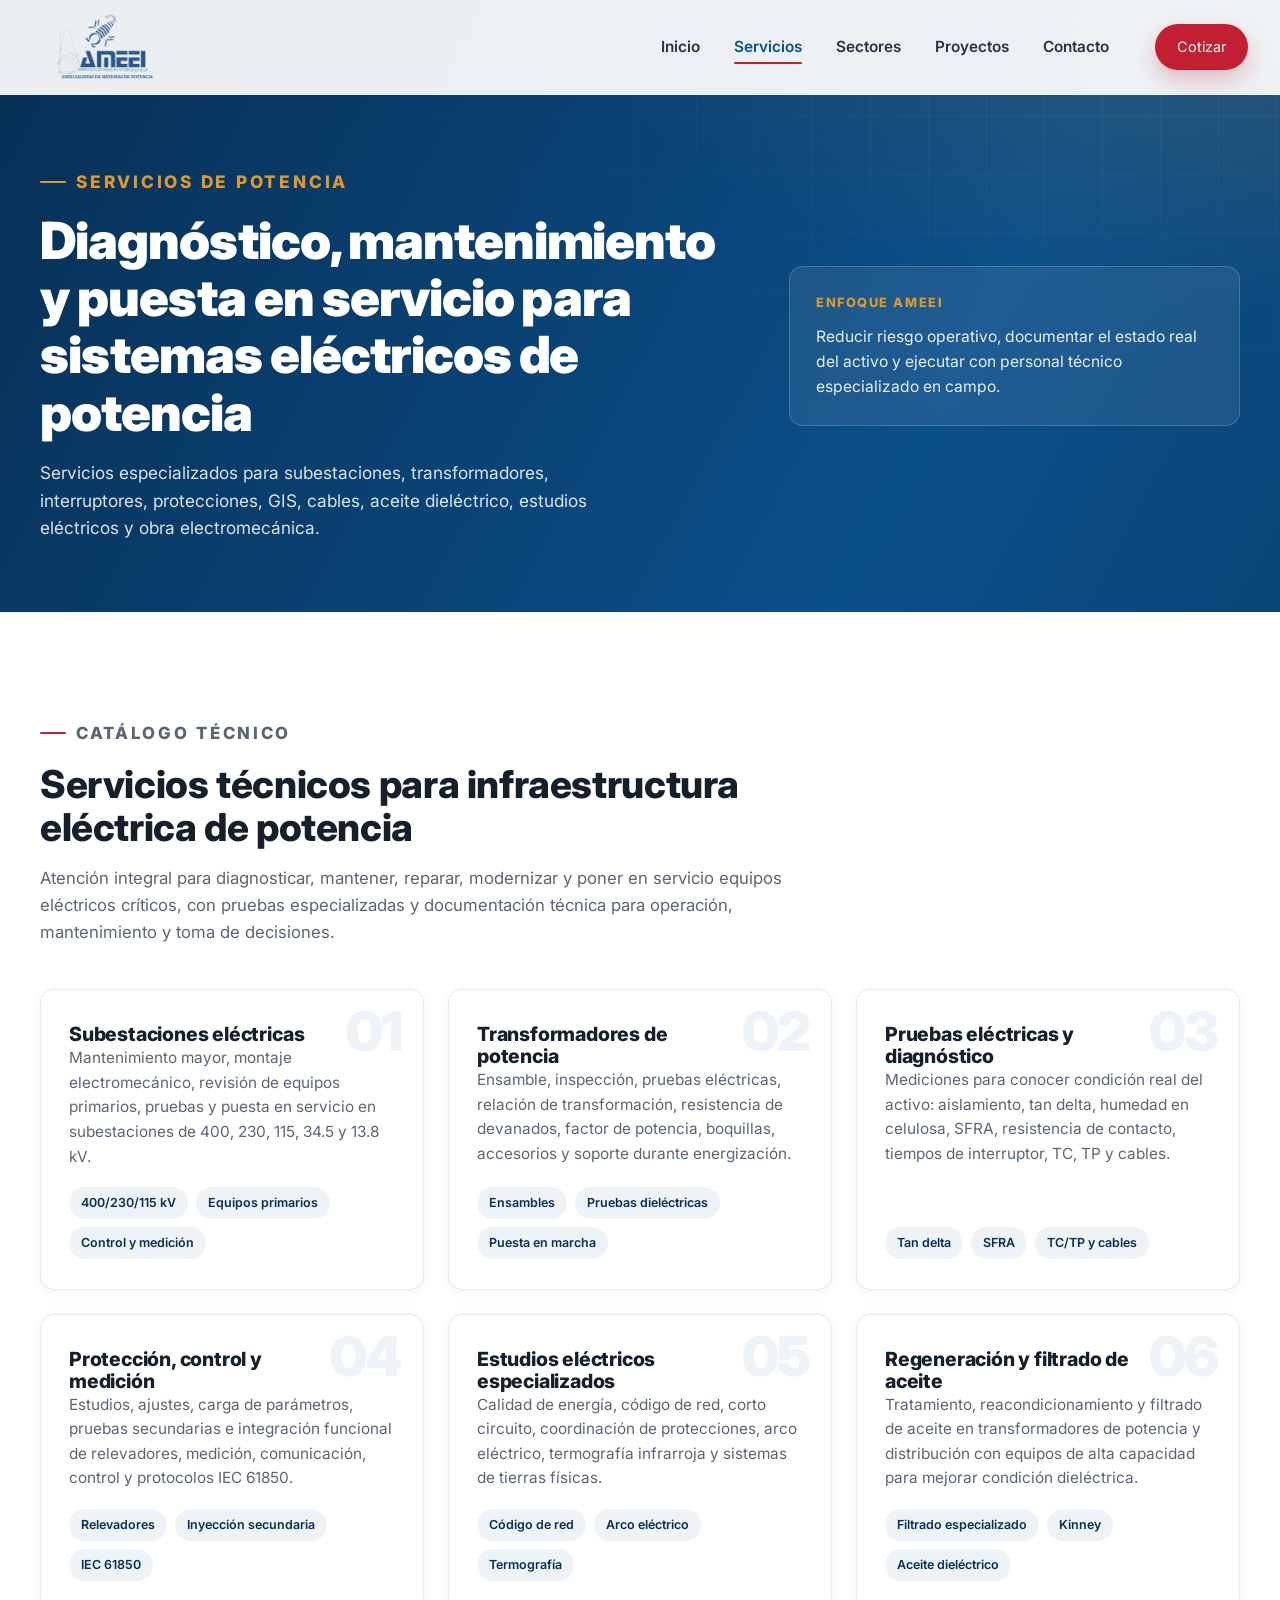
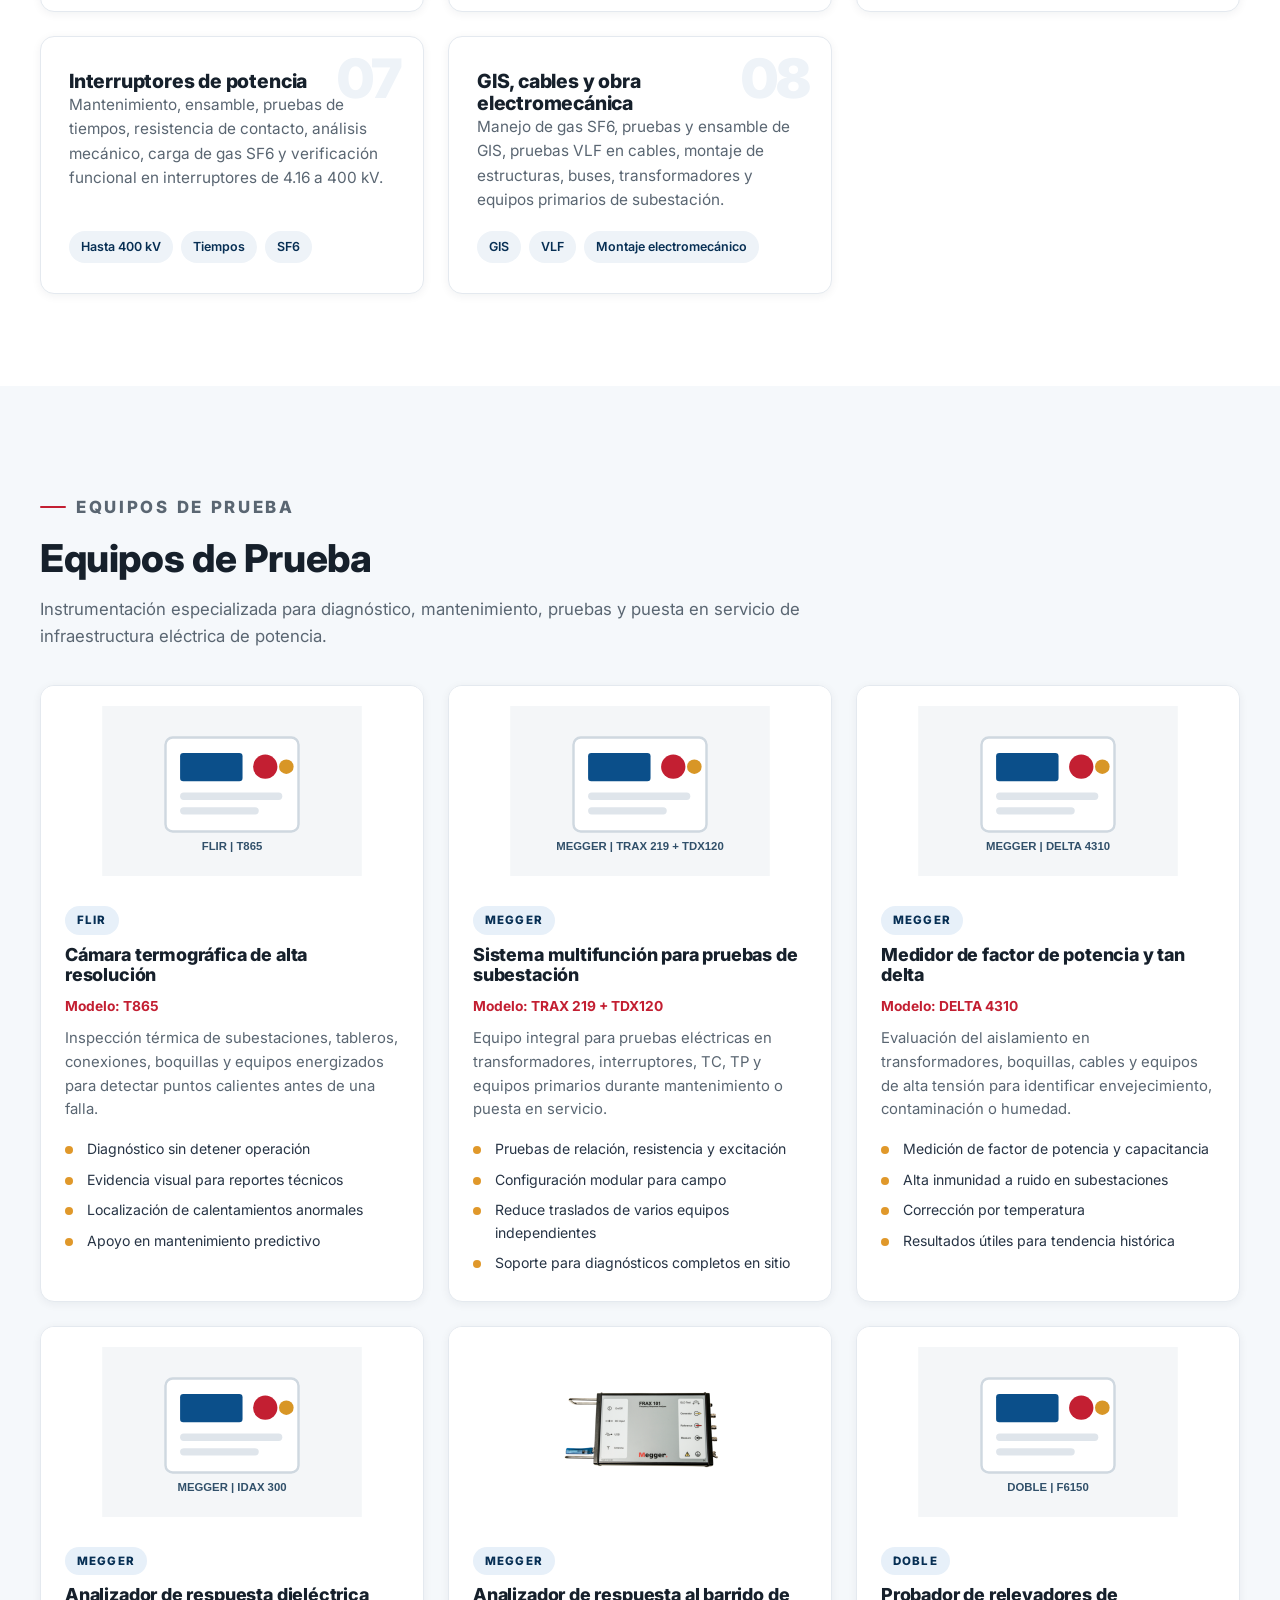
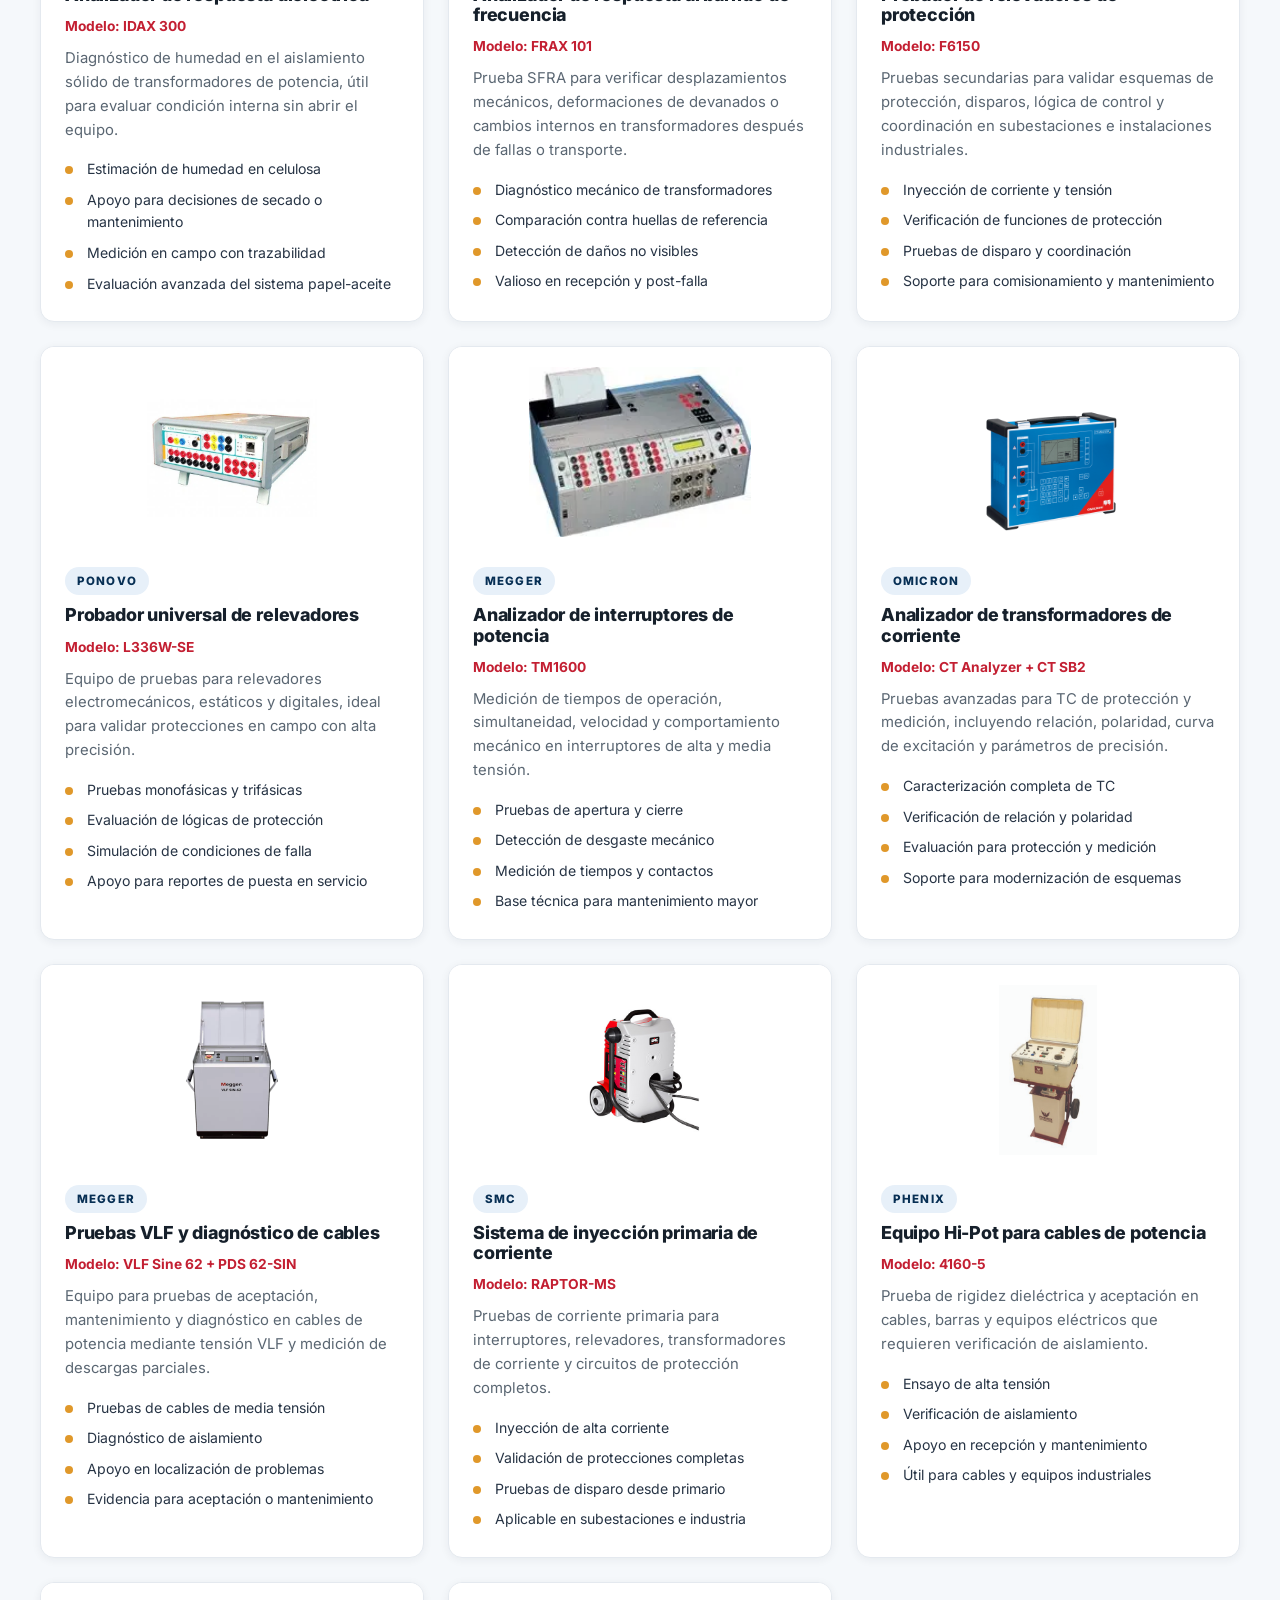
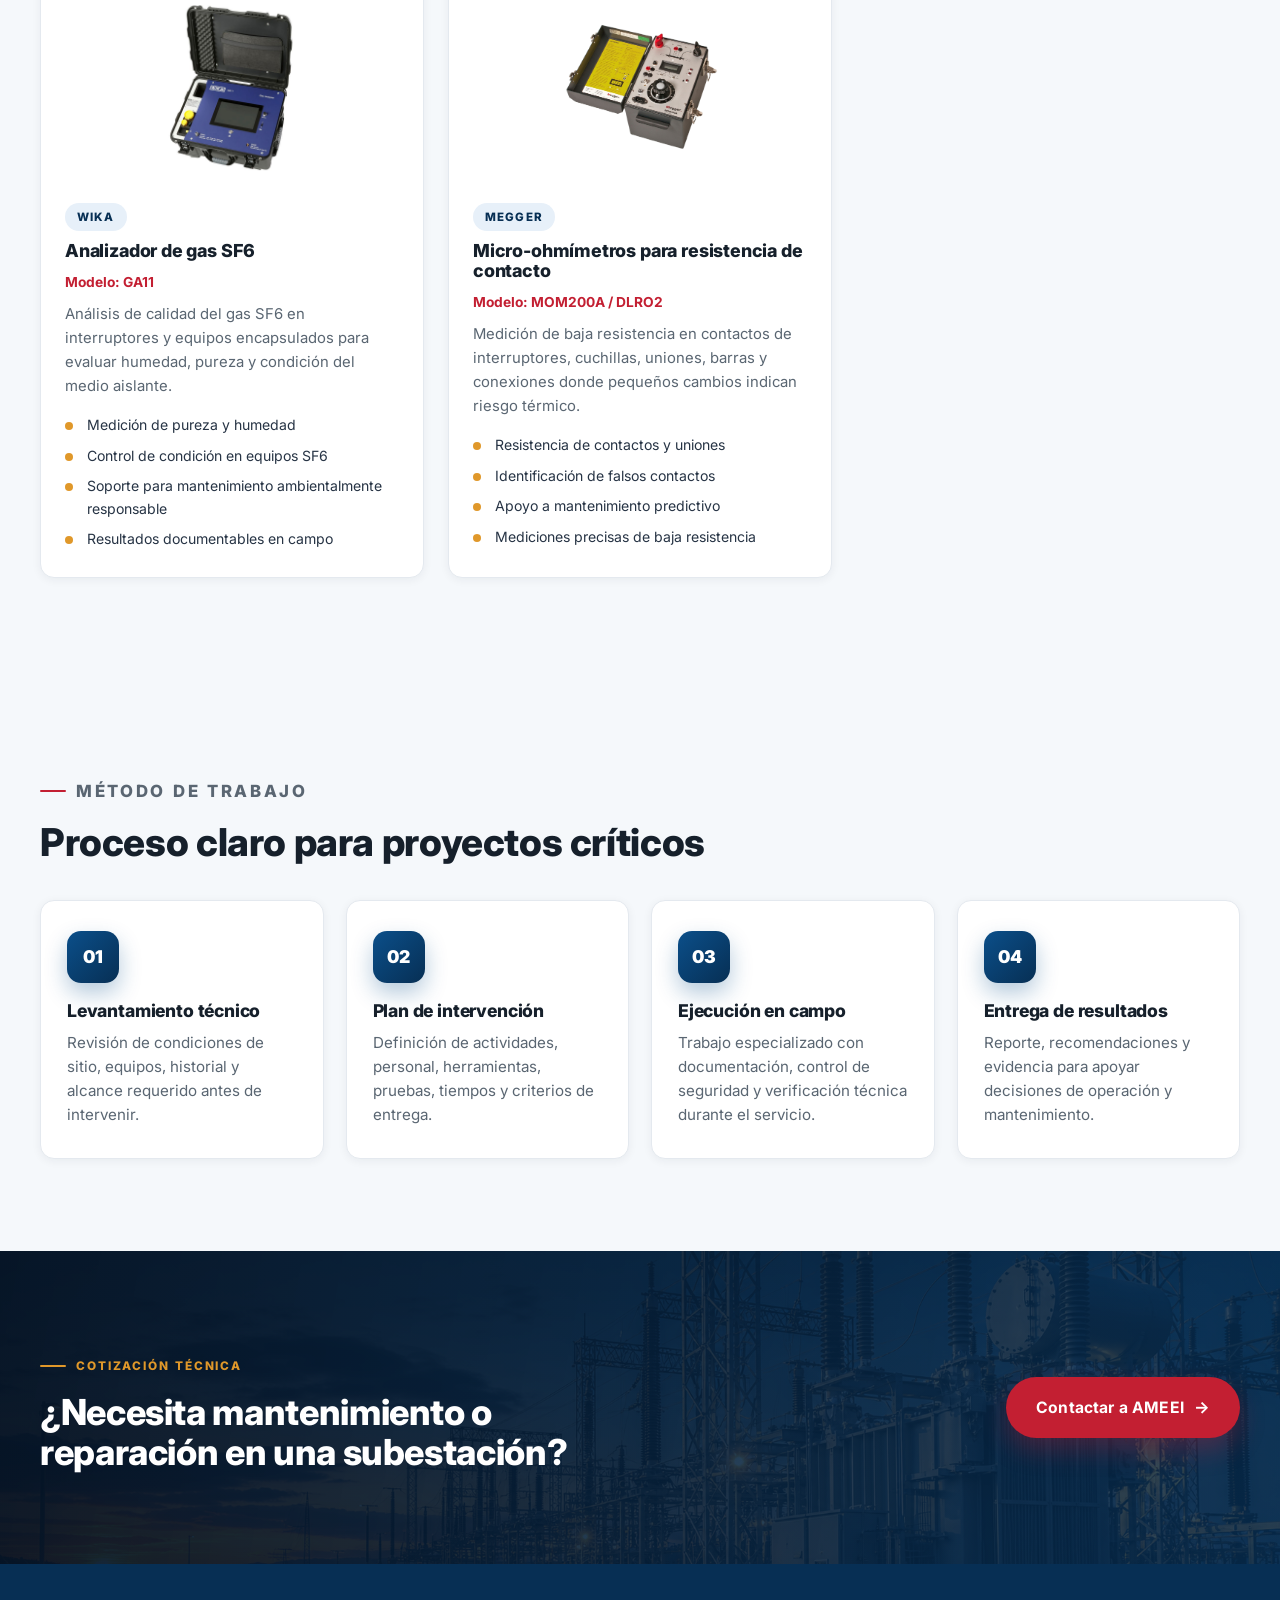
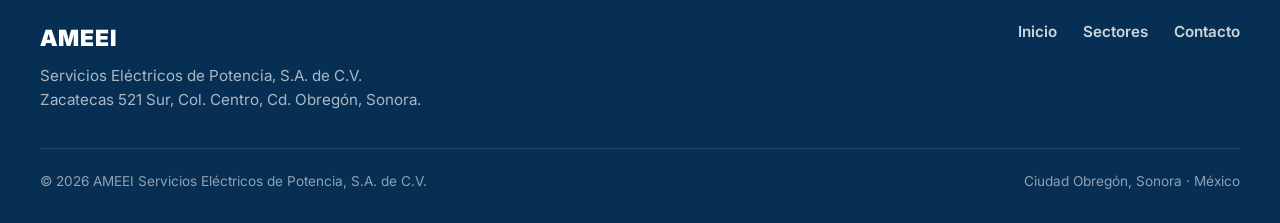
<file: servicios/index.html>
﻿<!doctype html>
<html lang="es-MX">
  <head>
    <meta charset="utf-8">
    <meta name="viewport" content="width=device-width, initial-scale=1">
    <link rel="icon" href="/favicon.svg" type="image/svg+xml">
    <link rel="preconnect" href="https://fonts.googleapis.com">
    <link rel="preconnect" href="https://fonts.gstatic.com" crossorigin>
    <title>Servicios | Mantenimiento y reparación de subestaciones eléctricas | AMEEI</title>
    <meta name="description" content="Servicios de mantenimiento, reparación, pruebas, diagnóstico y puesta en servicio de subestaciones eléctricas, transformadores e interruptores de potencia en México.">
    <meta name="keywords" content="mantenimiento subestaciones eléctricas, reparación subestaciones, pruebas eléctricas, transformadores de potencia, interruptores de potencia, sistemas de tierras, IEC 61850">
    <link rel="stylesheet" href="/assets/css/styles.css?v=20260715-redesign">
  </head>
  <body>
    <header class="site-header is-solid" data-header>
      <a class="brand-lockup" href="/" aria-label="Ir al inicio">
        <img data-brand-logo alt="AMEEI">
        <span><strong data-brand-name>AMEEI</strong><small data-brand-tagline></small></span>
      </a>
      <nav class="main-nav" data-main-nav aria-label="Navegación principal"></nav>
      <div class="header-actions">
        <a class="button-small" href="/contacto/">Cotizar</a>
        <button class="menu-button" data-menu-button aria-label="Abrir menú"><span></span><span></span></button>
      </div>
    </header>

    <main>
      <section class="page-hero">
        <div class="container page-hero-grid">
          <div>
            <p class="eyebrow">Servicios de potencia</p>
            <h1>Diagnóstico, mantenimiento y puesta en servicio para sistemas eléctricos de potencia</h1>
            <p>Servicios especializados para subestaciones, transformadores, interruptores, protecciones, GIS, cables, aceite dieléctrico, estudios eléctricos y obra electromecánica.</p>
          </div>
          <aside class="page-hero-aside">
            <strong>Enfoque AMEEI</strong>
            <p>Reducir riesgo operativo, documentar el estado real del activo y ejecutar con personal técnico especializado en campo.</p>
          </aside>
        </div>
      </section>

      <section class="section section-services">
        <div class="container">
          <div class="section-heading">
            <p class="section-kicker">Catálogo técnico</p>
            <h2 data-services-title></h2>
            <p data-services-description></p>
          </div>
          <div class="service-grid" data-services></div>
        </div>
      </section>

      <section class="section section-equipment" id="equipo">
        <div class="container">
          <div class="section-heading compact-heading">
            <p class="section-kicker">Equipos de prueba</p>
            <h2>Equipos de Prueba</h2>
            <p>Instrumentación especializada para diagnóstico, mantenimiento, pruebas y puesta en servicio de infraestructura eléctrica de potencia.</p>
          </div>
          <div class="equipment-rail" data-equipment></div>
        </div>
      </section>

      <section class="section process-section">
        <div class="container">
          <div class="section-heading compact-heading">
            <p class="section-kicker">Método de trabajo</p>
            <h2>Proceso claro para proyectos críticos</h2>
          </div>
          <div class="process-grid" data-process></div>
        </div>
      </section>

      <section class="section cta-band">
        <div class="container cta-layout">
          <div>
            <p class="section-kicker">Cotización técnica</p>
            <h2>¿Necesita mantenimiento o reparación en una subestación?</h2>
          </div>
          <a class="button" href="/contacto/">Contactar a AMEEI</a>
        </div>
      </section>
    </main>

    <footer class="site-footer">
      <div class="container footer-grid">
        <div><strong data-footer-brand>AMEEI</strong><p>Servicios Eléctricos de Potencia, S.A. de C.V.</p><p>Zacatecas 521 Sur, Col. Centro, Cd. Obregón, Sonora.</p></div>
        <div><a href="/">Inicio</a><a href="/sectores/">Sectores</a><a href="/contacto/">Contacto</a></div>
      </div>
      <div class="footer-legal">
        <span>© 2026 AMEEI Servicios Eléctricos de Potencia, S.A. de C.V.</span>
        <span>Ciudad Obregón, Sonora · México</span>
      </div>
    </footer>
    <script src="/assets/js/content-data.js?v=20260715-redesign"></script>
    <script src="/assets/js/app.js?v=20260715-redesign"></script>
  </body>
</html>
</file>
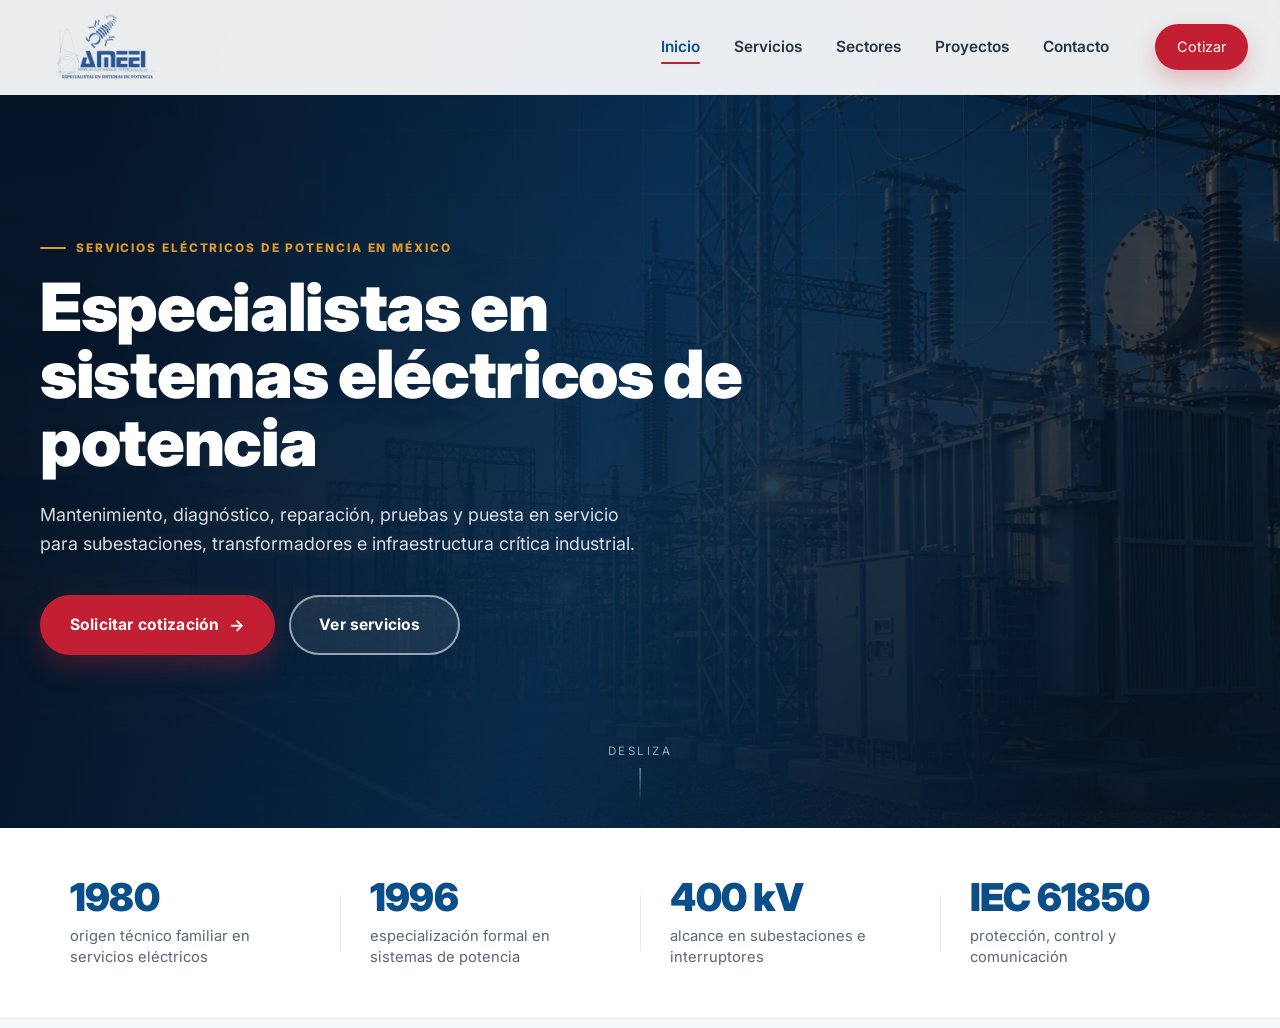
<file: admin.html>
﻿<!doctype html>
<html lang="es">
  <head>
    <meta charset="utf-8">
    <meta name="viewport" content="width=device-width, initial-scale=1">
    <meta name="robots" content="noindex, nofollow">
    <meta http-equiv="refresh" content="0; url=/">
    <title>AMEEI</title>
  </head>
  <body>
    <p>Pagina no disponible.</p>
  </body>
</html>
</file>
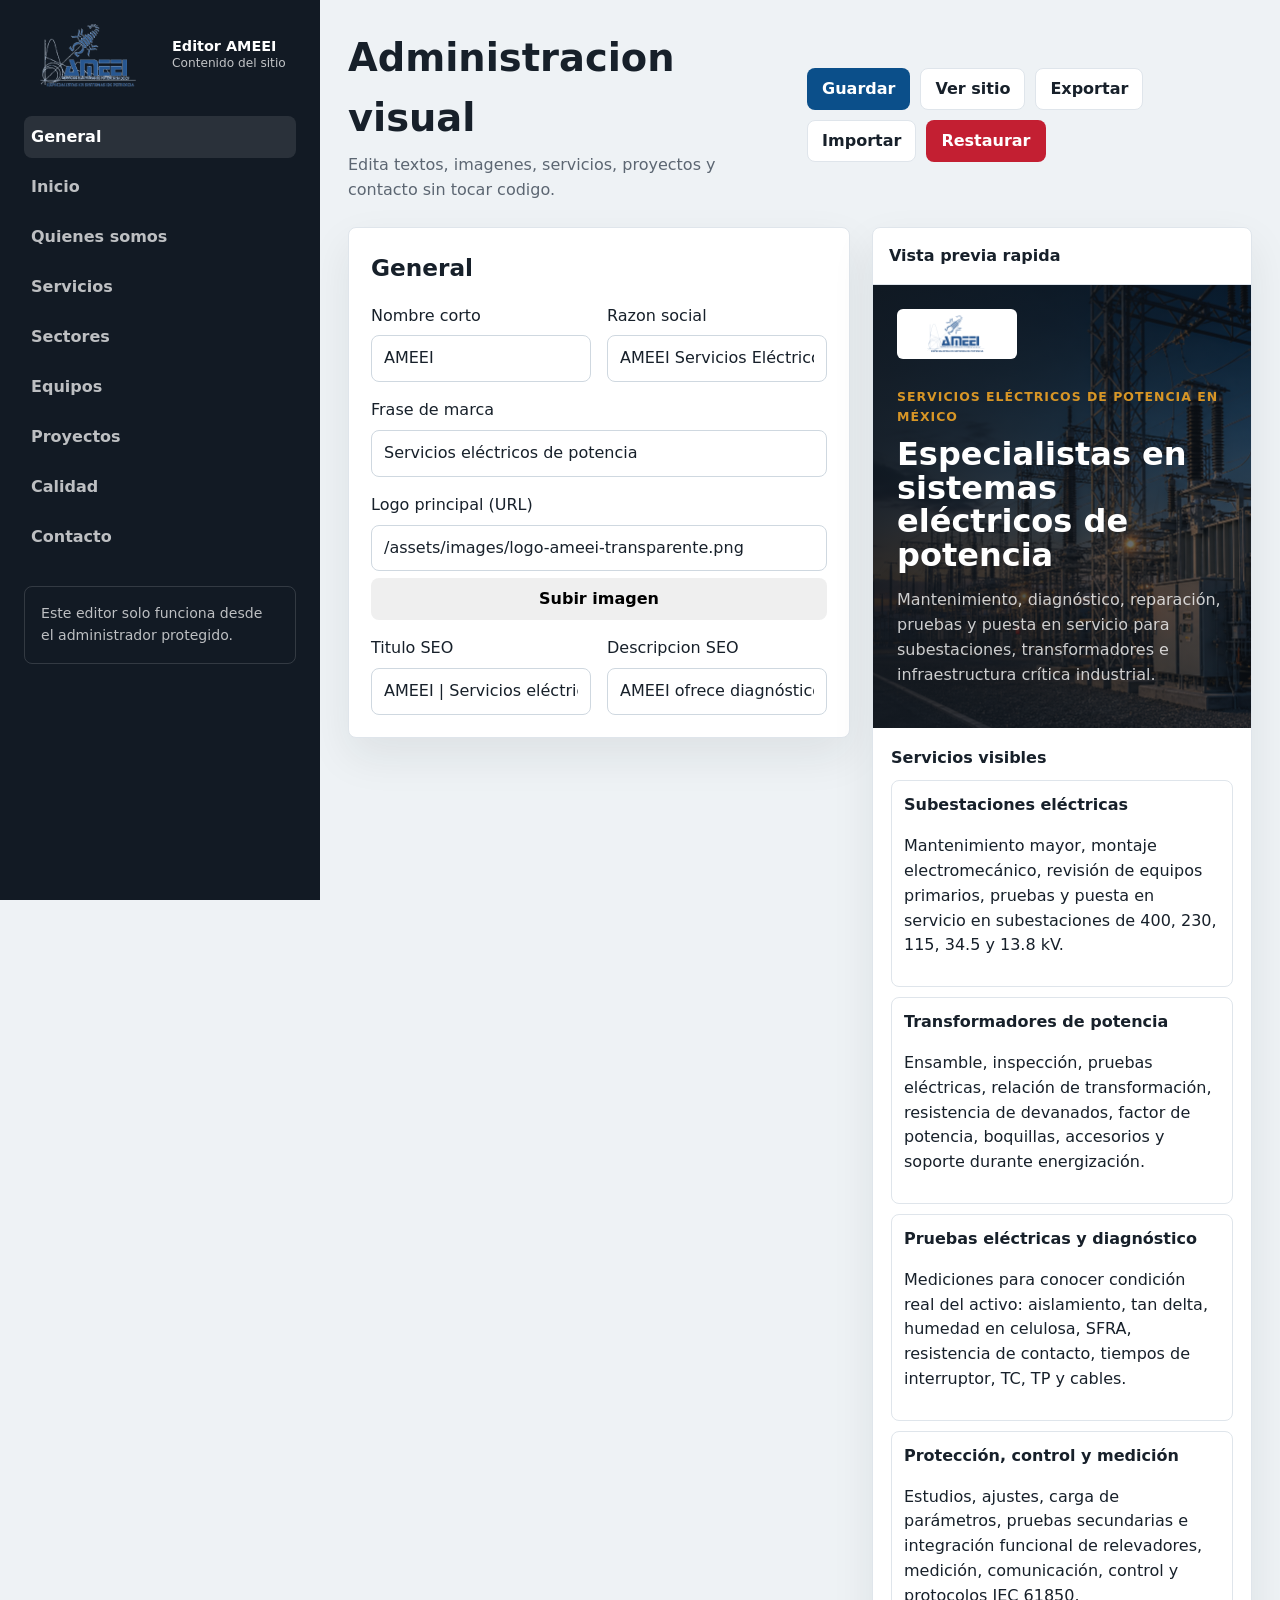
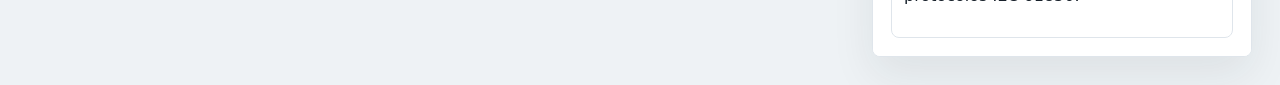
<file: editor-ameei-interno-2026.html>
﻿<!doctype html>
<html lang="es">
  <head>
    <meta charset="utf-8">
    <meta name="viewport" content="width=device-width, initial-scale=1">
    <meta name="robots" content="noindex, nofollow">
    <title>Editor AMEEI</title>
    <link rel="stylesheet" href="/assets/css/admin.css?v=20260715">
  </head>
  <body class="admin-body">
    <div class="admin-shell">
      <aside class="admin-sidebar">
        <a class="brand-lockup" href="/">
          <img data-admin-logo alt="AMEEI">
          <span>
            <strong>Editor AMEEI</strong>
            <small>Contenido del sitio</small>
          </span>
        </a>

        <nav class="admin-menu" data-admin-menu aria-label="Secciones del editor">
          <button class="active" data-tab="general">General</button>
          <button data-tab="inicio">Inicio</button>
          <button data-tab="nosotros">Quienes somos</button>
          <button data-tab="servicios">Servicios</button>
          <button data-tab="sectores">Sectores</button>
          <button data-tab="equipos">Equipos</button>
          <button data-tab="proyectos">Proyectos</button>
          <button data-tab="calidad">Calidad</button>
          <button data-tab="contacto">Contacto</button>
        </nav>

        <div class="admin-note">
          Este editor solo funciona desde el administrador protegido.
        </div>
      </aside>

      <main class="admin-main">
        <div class="admin-topbar">
          <div>
            <h1>Administracion visual</h1>
            <p>Edita textos, imagenes, servicios, proyectos y contacto sin tocar codigo.</p>
          </div>
          <div class="admin-action-row">
            <button data-save>Guardar</button>
            <button class="soft-button" data-preview-site>Ver sitio</button>
            <button class="soft-button" data-export>Exportar</button>
            <button class="soft-button" data-import-trigger>Importar</button>
            <button class="danger-button" data-reset>Restaurar</button>
            <input data-import-file type="file" accept=".json,.js,application/json" hidden>
          </div>
        </div>

        <div class="editor-layout">
          <section class="editor-panel">
            <form data-editor-form>
              <section class="form-section active" data-section="general">
                <h2>General</h2>
                <div class="form-grid">
                  <label class="field"><span>Nombre corto</span><input data-path="brand.name"></label>
                  <label class="field"><span>Razon social</span><input data-path="brand.legalName"></label>
                  <label class="field full"><span>Frase de marca</span><input data-path="brand.tagline"></label>
                  <label class="field full"><span>Logo principal (URL)</span><input data-path="brand.logo"></label>
                  <label class="field"><span>Titulo SEO</span><input data-path="seo.title"></label>
                  <label class="field"><span>Descripcion SEO</span><input data-path="seo.description"></label>
                </div>
              </section>

              <section class="form-section" data-section="inicio">
                <h2>Inicio</h2>
                <div class="form-grid">
                  <label class="field"><span>Texto pequeno superior</span><input data-path="hero.eyebrow"></label>
                  <label class="field"><span>Imagen principal (URL)</span><input data-path="hero.image"></label>
                  <label class="field full"><span>Titulo principal</span><textarea data-path="hero.title"></textarea></label>
                  <label class="field full"><span>Descripcion</span><textarea data-path="hero.description"></textarea></label>
                  <label class="field"><span>Boton principal</span><input data-path="hero.primaryCta"></label>
                  <label class="field"><span>Boton secundario</span><input data-path="hero.secondaryCta"></label>
                </div>
                <div class="field-list" data-array-editor="hero.highlights" data-type="text" data-label="Capacidad destacada"></div>
                <div class="field-list" data-array-editor="stats" data-type="stat"></div>
              </section>

              <section class="form-section" data-section="nosotros">
                <h2>Quienes somos</h2>
                <div class="form-grid">
                  <label class="field full"><span>Titulo</span><textarea data-path="about.title"></textarea></label>
                  <label class="field full"><span>Imagen (URL)</span><input data-path="about.image"></label>
                  <label class="field full"><span>Mision</span><textarea data-path="about.mission"></textarea></label>
                  <label class="field full"><span>Vision</span><textarea data-path="about.vision"></textarea></label>
                </div>
                <div class="field-list" data-array-editor="about.paragraphs" data-type="textarea" data-label="Parrafo"></div>
                <div class="field-list" data-array-editor="about.values" data-type="text" data-label="Valor"></div>
              </section>

              <section class="form-section" data-section="servicios">
                <h2>Servicios</h2>
                <div class="form-grid">
                  <label class="field full"><span>Titulo de seccion</span><input data-path="servicesIntro.title"></label>
                  <label class="field full"><span>Descripcion de seccion</span><textarea data-path="servicesIntro.description"></textarea></label>
                </div>
                <div class="field-list" data-array-editor="services" data-type="service"></div>
              </section>

              <section class="form-section" data-section="sectores">
                <h2>Sectores y proceso</h2>
                <div class="form-grid">
                  <label class="field full"><span>Titulo de sectores</span><input data-path="sectorsIntro.title"></label>
                  <label class="field full"><span>Descripcion de sectores</span><textarea data-path="sectorsIntro.description"></textarea></label>
                  <label class="field full"><span>Titulo de confianza</span><input data-path="proof.title"></label>
                  <label class="field full"><span>Texto de confianza</span><textarea data-path="proof.text"></textarea></label>
                </div>
                <div class="field-list" data-array-editor="proof.bullets" data-type="textarea" data-label="Argumento de confianza"></div>
                <div class="field-list" data-array-editor="sectors" data-type="sector"></div>
                <div class="field-list" data-array-editor="process" data-type="process"></div>
              </section>

              <section class="form-section" data-section="equipos">
                <h2>Equipos de prueba</h2>
                <div class="field-list" data-array-editor="equipment" data-type="equipment"></div>
              </section>

              <section class="form-section" data-section="proyectos">
                <h2>Proyectos y clientes</h2>
                <div class="field-list" data-array-editor="projects" data-type="project"></div>
                <div class="field-list" data-array-editor="clients" data-type="client" data-label="Cliente"></div>
              </section>

              <section class="form-section" data-section="calidad">
                <h2>Politica de calidad</h2>
                <div class="form-grid">
                  <label class="field full"><span>Titulo</span><input data-path="quality.title"></label>
                  <label class="field full"><span>Texto</span><textarea data-path="quality.text"></textarea></label>
                </div>
                <div class="field-list" data-array-editor="quality.points" data-type="textarea" data-label="Punto"></div>
              </section>

              <section class="form-section" data-section="contacto">
                <h2>Contacto</h2>
                <div class="form-grid">
                  <label class="field"><span>Responsable</span><input data-path="contact.person"></label>
                  <label class="field"><span>Empresa</span><input data-path="contact.company"></label>
                  <label class="field full"><span>Direccion</span><input data-path="contact.address"></label>
                  <label class="field"><span>Telefono</span><input data-path="contact.phone"></label>
                  <label class="field"><span>Correo</span><input data-path="contact.email"></label>
                  <label class="field full"><span>Busqueda para mapa</span><input data-path="contact.mapQuery"></label>
                </div>
              </section>
            </form>
          </section>

          <aside class="preview-panel">
            <header>Vista previa rapida</header>
            <div class="mini-preview" data-mini-preview></div>
          </aside>
        </div>
      </main>
    </div>

    <div class="toast" data-toast></div>
    <script src="/assets/js/content-data.js?v=20260714-admin-final"></script>
    <script src="/assets/js/admin.js?v=20260714-admin-final"></script>
  </body>
</html>
</file>
<file: assets/css/styles.css>
/* ==========================================================================
   AMEEI — Servicios Eléctricos de Potencia
   Sistema visual: hero inmersivo + secciones limpias y modernas
   ========================================================================== */

@import url("https://fonts.googleapis.com/css2?family=Inter:wght@400;500;600;700;800;900&display=swap");

:root {
  /* Marca */
  --blue: #0b4f8a;
  --blue-deep: #072f54;
  --blue-700: #0a4578;
  --blue-soft: #e7f0f9;
  --red: #c31f32;
  --red-deep: #9e1626;
  --amber: #e0982a;
  --green: #1f7a5e;

  /* Neutros */
  --ink: #16202b;
  --ink-soft: #273445;
  --muted: #5a6672;
  --muted-2: #8893a1;
  --line: #e4e9ef;
  --line-strong: #d4dce5;
  --surface: #ffffff;
  --surface-2: #f5f8fb;
  --surface-3: #eef3f8;

  /* Sistema */
  --shadow-sm: 0 2px 10px rgba(18, 30, 45, 0.06);
  --shadow: 0 18px 44px rgba(18, 30, 45, 0.12);
  --shadow-lg: 0 32px 70px rgba(10, 30, 55, 0.22);
  --radius: 14px;
  --radius-sm: 10px;
  --radius-lg: 20px;
  --max: 1200px;
  --ease: cubic-bezier(0.2, 0.7, 0.2, 1);
}

* { box-sizing: border-box; }

html { scroll-behavior: smooth; -webkit-text-size-adjust: 100%; }

body {
  margin: 0;
  color: var(--ink);
  font-family: "Inter", ui-sans-serif, system-ui, -apple-system, "Segoe UI", sans-serif;
  background: var(--surface);
  line-height: 1.6;
  font-size: 16px;
  -webkit-font-smoothing: antialiased;
}

body.nav-open { overflow: hidden; }

a { color: inherit; text-decoration: none; }
img { display: block; max-width: 100%; }
img.image-failed { display: none !important; }

h1, h2, h3 { color: var(--ink); line-height: 1.12; letter-spacing: -0.01em; margin: 0; }
p { margin: 0; }

.container { width: min(calc(100% - 44px), var(--max)); margin: 0 auto; }

/* ---------- Tipografía de apoyo ---------- */
.eyebrow,
.section-kicker,
.panel-title {
  display: inline-flex;
  align-items: center;
  gap: 10px;
  margin: 0 0 16px;
  color: var(--blue);
  font-size: 0.74rem;
  font-weight: 800;
  letter-spacing: 0.16em;
  text-transform: uppercase;
}
.eyebrow::before,
.section-kicker::before {
  content: "";
  width: 26px;
  height: 2px;
  background: var(--red);
  border-radius: 2px;
}
.eyebrow { color: var(--amber); }
.eyebrow::before { background: var(--amber); }

.section-heading { max-width: 780px; margin-bottom: 44px; }
.section-heading h2 {
  font-size: clamp(1.8rem, 3vw, 2.6rem);
  font-weight: 800;
}
.section-heading p {
  margin-top: 16px;
  color: var(--muted);
  font-size: 1.05rem;
}
.section-heading.compact-heading { margin-bottom: 36px; }

/* ---------- Botones ---------- */
.button,
.button-ghost,
.button-light {
  display: inline-flex;
  align-items: center;
  justify-content: center;
  gap: 10px;
  padding: 15px 28px;
  border-radius: 999px;
  font-weight: 700;
  font-size: 0.98rem;
  letter-spacing: 0.01em;
  cursor: pointer;
  border: 2px solid transparent;
  transition: transform 160ms var(--ease), box-shadow 160ms var(--ease),
    background 160ms var(--ease), color 160ms var(--ease), border-color 160ms var(--ease);
}
.button::after { content: "→"; font-size: 1.05em; transition: transform 160ms var(--ease); }
.button:hover::after { transform: translateX(4px); }

.button {
  background: var(--red);
  color: #fff;
  box-shadow: 0 12px 26px rgba(195, 31, 50, 0.3);
}
.button:hover { background: var(--red-deep); transform: translateY(-2px); box-shadow: 0 16px 32px rgba(158, 22, 38, 0.36); }

.button-ghost {
  background: rgba(255, 255, 255, 0.08);
  color: #fff;
  border-color: rgba(255, 255, 255, 0.55);
}
.button-ghost::after { content: ""; }
.button-ghost:hover { background: rgba(255, 255, 255, 0.16); border-color: #fff; transform: translateY(-2px); }

.button-light {
  background: transparent;
  color: var(--blue);
  border-color: var(--line-strong);
}
.button-light:hover { border-color: var(--blue); color: var(--blue-deep); background: var(--blue-soft); transform: translateY(-2px); }

.button-small {
  padding: 11px 22px;
  font-size: 0.9rem;
  background: var(--red);
  color: #fff;
  border-radius: 999px;
  box-shadow: 0 10px 22px rgba(195, 31, 50, 0.26);
  transition: background 160ms var(--ease), transform 160ms var(--ease);
}
.button-small:hover { background: var(--red-deep); transform: translateY(-1px); }

/* ========================================================================
   HEADER
   ======================================================================== */
.site-header {
  position: fixed;
  inset: 0 0 auto;
  z-index: 50;
  display: flex;
  align-items: center;
  justify-content: space-between;
  gap: 24px;
  padding: 14px 32px;
  background: rgba(255, 255, 255, 0.92);
  border-bottom: 1px solid transparent;
  backdrop-filter: blur(16px);
  transition: background 200ms var(--ease), box-shadow 200ms var(--ease), border-color 200ms var(--ease);
}
.site-header.is-solid {
  background: rgba(255, 255, 255, 0.97);
  box-shadow: 0 8px 30px rgba(18, 30, 45, 0.1);
  border-bottom-color: var(--line);
}

.brand-lockup { display: inline-flex; align-items: center; gap: 14px; min-width: 0; }
.brand-lockup img { width: 150px; height: 66px; object-fit: contain; }
.brand-lockup span { display: none; }

.main-nav { display: flex; align-items: center; gap: 6px; margin-left: auto; margin-right: 8px; }
.main-nav a {
  position: relative;
  padding: 9px 14px;
  color: var(--ink-soft);
  font-weight: 600;
  font-size: 0.96rem;
  border-radius: 8px;
  transition: color 140ms var(--ease), background 140ms var(--ease);
}
.main-nav a::after {
  content: "";
  position: absolute;
  left: 14px; right: 14px; bottom: 4px;
  height: 2px;
  background: var(--red);
  border-radius: 2px;
  transform: scaleX(0);
  transform-origin: left;
  transition: transform 180ms var(--ease);
}
.main-nav a:hover { color: var(--blue); }
.main-nav a:hover::after,
.main-nav a.active::after { transform: scaleX(1); }
.main-nav a.active { color: var(--blue); }

.header-actions { display: flex; align-items: center; gap: 14px; }

.menu-button {
  display: none;
  width: 44px; height: 44px;
  border: 1px solid var(--line-strong);
  border-radius: 10px;
  background: #fff;
  cursor: pointer;
  position: relative;
}
.menu-button span {
  position: absolute;
  left: 11px; right: 11px;
  height: 2px;
  background: var(--ink);
  border-radius: 2px;
  transition: transform 180ms var(--ease), opacity 160ms var(--ease);
}
.menu-button span:nth-child(1) { top: 16px; }
.menu-button span:nth-child(2) { bottom: 16px; }
.nav-open .menu-button span:nth-child(1) { transform: translateY(5px) rotate(45deg); }
.nav-open .menu-button span:nth-child(2) { transform: translateY(-5px) rotate(-45deg); }

/* ========================================================================
   HERO (inmersivo)
   ======================================================================== */
.hero {
  position: relative;
  display: grid;
  min-height: 92vh;
  overflow: hidden;
  color: #fff;
  isolation: isolate;
}
.hero-media,
.hero-overlay,
.hero-circuit { position: absolute; inset: 0; z-index: 0; }
.hero-media {
  background: center / cover no-repeat;
  transform: scale(1.04);
  animation: heroZoom 18s ease-out forwards;
}
@keyframes heroZoom { to { transform: scale(1); } }
.hero-overlay {
  background:
    linear-gradient(104deg, rgba(5, 20, 38, 0.96) 8%, rgba(7, 47, 84, 0.82) 48%, rgba(8, 28, 48, 0.42) 86%),
    linear-gradient(180deg, rgba(5, 20, 38, 0.3), rgba(5, 16, 30, 0.86));
}
.hero-circuit {
  z-index: 1;
  opacity: 0.26;
  background-image:
    linear-gradient(rgba(255, 255, 255, 0.12) 1px, transparent 1px),
    linear-gradient(90deg, rgba(255, 255, 255, 0.12) 1px, transparent 1px);
  background-size: 64px 64px;
  mask-image: radial-gradient(120% 90% at 85% 10%, #000 0%, transparent 70%);
  animation: circuitDrift 26s linear infinite;
}
@keyframes circuitDrift { from { background-position: 0 0; } to { background-position: 128px 64px; } }

.hero-grid {
  position: relative;
  z-index: 2;
  display: grid;
  grid-template-columns: minmax(0, 1fr) 370px;
  align-items: center;
  gap: 56px;
  padding: 150px 0 92px;
}
.hero-copy { max-width: 720px; }
.hero h1 {
  color: #fff;
  font-size: clamp(2.6rem, 5.2vw, 4.6rem);
  font-weight: 900;
  line-height: 1.02;
  letter-spacing: -0.02em;
}
.hero h1 .accent { color: var(--amber); }
.hero-description {
  max-width: 600px;
  margin-top: 24px;
  color: rgba(255, 255, 255, 0.85);
  font-size: clamp(1.02rem, 1.4vw, 1.2rem);
}
.hero-actions { display: flex; flex-wrap: wrap; gap: 14px; margin-top: 36px; }

.hero-panel {
  padding: 26px 24px;
  border: 1px solid rgba(255, 255, 255, 0.18);
  border-radius: var(--radius);
  background: rgba(255, 255, 255, 0.09);
  backdrop-filter: blur(16px);
  box-shadow: 0 24px 60px rgba(3, 14, 28, 0.4);
}
.panel-title { color: rgba(255, 255, 255, 0.72); margin-bottom: 18px; }
.panel-title::before { background: var(--amber); }
.hero-panel ul { display: grid; gap: 16px; margin: 0; padding: 0; list-style: none; }
.hero-panel li {
  display: grid;
  grid-template-columns: 22px auto;
  gap: 12px;
  align-items: start;
  color: rgba(255, 255, 255, 0.92);
  font-size: 0.97rem;
  font-weight: 500;
}
.hero-panel li::before {
  content: "";
  width: 18px; height: 18px;
  margin-top: 3px;
  border-radius: 6px;
  background: linear-gradient(135deg, var(--amber), #c47b1a);
  box-shadow: 0 0 0 4px rgba(224, 152, 42, 0.16);
}
.scroll-cue {
  position: absolute;
  left: 50%;
  bottom: 26px;
  transform: translateX(-50%);
  z-index: 2;
  color: rgba(255, 255, 255, 0.6);
  font-size: 0.72rem;
  letter-spacing: 0.22em;
  text-transform: uppercase;
  display: flex;
  flex-direction: column;
  align-items: center;
  gap: 8px;
}
.scroll-cue::after {
  content: "";
  width: 1px; height: 34px;
  background: linear-gradient(rgba(255,255,255,0.7), transparent);
  animation: cueMove 1.8s ease-in-out infinite;
}
@keyframes cueMove { 0%,100% { opacity: 0.3; transform: scaleY(0.6); } 50% { opacity: 1; transform: scaleY(1); } }

/* ========================================================================
   STATS
   ======================================================================== */
.stats-strip {
  position: relative;
  z-index: 3;
  background: #fff;
  border-bottom: 1px solid var(--line);
}
.stats-grid {
  display: grid;
  grid-template-columns: repeat(4, 1fr);
  gap: 0;
  padding: 44px 0;
}
.stat { position: relative; padding: 6px 30px; }
.stat + .stat::before {
  content: "";
  position: absolute;
  left: 0; top: 50%;
  transform: translateY(-50%);
  width: 1px; height: 56px;
  background: var(--line);
}
.stat strong {
  display: block;
  font-size: clamp(1.9rem, 3vw, 2.7rem);
  font-weight: 900;
  letter-spacing: -0.02em;
  color: var(--blue);
  line-height: 1;
}
.stat span {
  display: block;
  margin-top: 10px;
  color: var(--muted);
  font-size: 0.92rem;
  line-height: 1.4;
}

/* ========================================================================
   LOGO STRIP (confianza)
   ======================================================================== */
.logo-strip { background: var(--surface-2); border-bottom: 1px solid var(--line); }
.logo-strip .container {
  display: grid;
  grid-template-columns: auto 1fr;
  align-items: center;
  gap: 40px;
  padding: 34px 0;
}
.logo-strip .logo-strip-label {
  max-width: 190px;
  color: var(--muted);
  font-size: 0.78rem;
  font-weight: 800;
  letter-spacing: 0.14em;
  text-transform: uppercase;
  border-right: 1px solid var(--line-strong);
  padding-right: 32px;
}
.logo-strip .client-strip { margin: 0; }

/* ========================================================================
   SECCIONES genéricas
   ======================================================================== */
.section { padding: 92px 0; }
.section-services { background: var(--surface); }
.proof-section { background: var(--surface-2); }
.process-section { background: var(--surface-2); }

/* ---------- Proof / Por qué AMEEI ---------- */
.proof-layout {
  display: grid;
  grid-template-columns: 0.85fr 1.15fr;
  gap: 56px;
  align-items: start;
}
.proof-layout h2 { font-size: clamp(1.7rem, 2.6vw, 2.35rem); font-weight: 800; }
.proof-layout > div > p { margin-top: 18px; color: var(--muted); font-size: 1.05rem; }
.proof-list { list-style: none; margin: 0; padding: 0; display: grid; gap: 16px; }
.proof-list li {
  position: relative;
  padding: 20px 22px 20px 58px;
  background: #fff;
  border: 1px solid var(--line);
  border-radius: var(--radius-sm);
  box-shadow: var(--shadow-sm);
  color: var(--ink-soft);
  font-weight: 500;
}
.proof-list li::before {
  content: "✓";
  position: absolute;
  left: 18px; top: 18px;
  width: 26px; height: 26px;
  display: grid; place-items: center;
  border-radius: 8px;
  background: var(--blue-soft);
  color: var(--blue);
  font-weight: 900;
  font-size: 0.9rem;
}

/* ---------- Trayectoria (banda azul) ---------- */
.split-layout { display: grid; }
.section.about-band {
  position: relative;
  color: #fff;
  background:
    radial-gradient(120% 120% at 100% 0%, rgba(224, 152, 42, 0.14), transparent 45%),
    linear-gradient(120deg, var(--blue-deep), var(--blue) 70%, var(--blue-700));
  overflow: hidden;
}
.section.about-band::before {
  content: "";
  position: absolute;
  inset: 0;
  background-image:
    linear-gradient(rgba(255,255,255,0.05) 1px, transparent 1px),
    linear-gradient(90deg, rgba(255,255,255,0.05) 1px, transparent 1px);
  background-size: 60px 60px;
  mask-image: radial-gradient(90% 80% at 80% 20%, #000, transparent 75%);
  opacity: 0.7;
}
.about-band .split-layout {
  position: relative;
  grid-template-columns: 1.15fr 0.85fr;
  gap: 54px;
  align-items: center;
}
.about-band .section-kicker { color: var(--amber); }
.about-band .section-kicker::before { background: var(--amber); }
.about-band h2 { color: #fff; font-size: clamp(1.8rem, 2.8vw, 2.5rem); font-weight: 800; }
.about-band .rich-text { margin-top: 20px; display: grid; gap: 14px; }
.about-band .rich-text p { color: rgba(255, 255, 255, 0.86); font-size: 1.02rem; }
.mission-grid { display: grid; gap: 18px; }
.mission-grid article {
  padding: 24px;
  border: 1px solid rgba(255, 255, 255, 0.16);
  border-radius: var(--radius);
  background: rgba(255, 255, 255, 0.07);
  backdrop-filter: blur(6px);
}
.mission-grid span {
  display: inline-block;
  margin-bottom: 10px;
  color: var(--amber);
  font-weight: 800;
  font-size: 0.78rem;
  letter-spacing: 0.14em;
  text-transform: uppercase;
}
.mission-grid p { color: rgba(255, 255, 255, 0.9); font-size: 0.98rem; }

/* ---------- Sectores ---------- */
.section-sectors { background: var(--surface); }
.sector-grid {
  display: grid;
  grid-template-columns: repeat(auto-fit, minmax(250px, 1fr));
  gap: 24px;
}
.sector-grid-large { grid-template-columns: repeat(auto-fit, minmax(300px, 1fr)); }
.sector-card {
  position: relative;
  display: flex;
  flex-direction: column;
  border-radius: var(--radius);
  overflow: hidden;
  background: #fff;
  border: 1px solid var(--line);
  box-shadow: var(--shadow-sm);
  transition: transform 220ms var(--ease), box-shadow 220ms var(--ease);
}
.sector-card:hover { transform: translateY(-6px); box-shadow: var(--shadow); }
.sector-media { position: relative; aspect-ratio: 4 / 3; overflow: hidden; }
.sector-media img { width: 100%; height: 100%; object-fit: cover; transition: transform 500ms var(--ease); }
.sector-card:hover .sector-media img { transform: scale(1.06); }
.sector-media::after {
  content: "";
  position: absolute;
  inset: 0;
  background: linear-gradient(180deg, rgba(7, 25, 45, 0) 38%, rgba(5, 20, 38, 0.88));
}
.sector-label {
  position: absolute;
  left: 18px; bottom: 16px;
  z-index: 2;
  color: #fff;
  font-size: 1.12rem;
  font-weight: 800;
  letter-spacing: -0.01em;
  text-shadow: 0 2px 12px rgba(0,0,0,0.4);
}
.sector-body { padding: 20px 22px 24px; display: flex; flex-direction: column; gap: 14px; }
.sector-body p { color: var(--muted); font-size: 0.96rem; }

.mini-list { display: flex; flex-wrap: wrap; gap: 8px; }
.mini-list span {
  padding: 6px 12px;
  border-radius: 999px;
  background: var(--surface-3);
  color: var(--blue-deep);
  font-size: 0.78rem;
  font-weight: 600;
}

.section-link-row { margin-top: 44px; display: flex; justify-content: center; }

/* ---------- Servicios ---------- */
.service-grid {
  display: grid;
  grid-template-columns: repeat(auto-fit, minmax(290px, 1fr));
  gap: 24px;
  counter-reset: svc;
}
.service-card {
  position: relative;
  display: flex;
  flex-direction: column;
  gap: 18px;
  padding: 34px 28px 30px;
  background: #fff;
  border: 1px solid var(--line);
  border-radius: var(--radius);
  box-shadow: var(--shadow-sm);
  overflow: hidden;
  transition: transform 220ms var(--ease), box-shadow 220ms var(--ease), border-color 220ms var(--ease);
}
.service-card::before {
  counter-increment: svc;
  content: counter(svc, decimal-leading-zero);
  position: absolute;
  top: 14px; right: 22px;
  font-size: 3.4rem;
  font-weight: 900;
  line-height: 1;
  color: var(--surface-3);
  letter-spacing: -0.04em;
  transition: color 220ms var(--ease);
}
.service-card::after {
  content: "";
  position: absolute;
  left: 0; top: 0; bottom: 0;
  width: 4px;
  background: linear-gradient(var(--red), var(--amber));
  transform: scaleY(0);
  transform-origin: top;
  transition: transform 260ms var(--ease);
}
.service-card:hover { transform: translateY(-6px); box-shadow: var(--shadow); border-color: var(--line-strong); }
.service-card:hover::before { color: var(--blue-soft); }
.service-card:hover::after { transform: scaleY(1); }
.service-card h3 { position: relative; font-size: 1.22rem; font-weight: 800; max-width: 80%; }
.service-card > div p,
.service-card > p { color: var(--muted); font-size: 0.96rem; }
.service-card .mini-list { margin-top: auto; }
.service-more {
  display: inline-flex;
  align-items: center;
  gap: 8px;
  color: var(--red);
  font-weight: 700;
  font-size: 0.92rem;
}
.service-more::after { content: "→"; transition: transform 160ms var(--ease); }
.service-card:hover .service-more::after { transform: translateX(4px); }

/* ---------- Proceso ---------- */
.process-grid {
  display: grid;
  grid-template-columns: repeat(auto-fit, minmax(230px, 1fr));
  gap: 22px;
}
.process-step {
  position: relative;
  padding: 30px 26px;
  background: #fff;
  border: 1px solid var(--line);
  border-radius: var(--radius);
  box-shadow: var(--shadow-sm);
}
.process-step > span {
  display: inline-grid;
  place-items: center;
  width: 52px; height: 52px;
  margin-bottom: 18px;
  border-radius: 14px;
  background: linear-gradient(135deg, var(--blue), var(--blue-deep));
  color: #fff;
  font-weight: 900;
  font-size: 1.1rem;
  box-shadow: 0 10px 22px rgba(11, 79, 138, 0.3);
}
.process-step h3 { font-size: 1.1rem; font-weight: 800; }
.process-step p { margin-top: 10px; color: var(--muted); font-size: 0.95rem; }

/* ========================================================================
   EQUIPOS DE PRUEBA
   ======================================================================== */
.section-equipment { background: var(--surface-2); }
.equipment-rail {
  display: grid;
  grid-template-columns: repeat(auto-fit, minmax(290px, 1fr));
  gap: 24px;
}
.equipment-card {
  display: flex;
  flex-direction: column;
  background: #fff;
  border: 1px solid var(--line);
  border-radius: var(--radius);
  overflow: hidden;
  box-shadow: var(--shadow-sm);
  transition: transform 220ms var(--ease), box-shadow 220ms var(--ease);
}
.equipment-card:hover { transform: translateY(-6px); box-shadow: var(--shadow); }
.equipment-card img { width: 100%; height: 210px; object-fit: contain; background: #fff; padding: 20px; }
.equipment-card .card-body { padding: 10px 24px 26px; display: flex; flex-direction: column; gap: 10px; flex: 1; }
.equipment-brand {
  align-self: flex-start;
  padding: 5px 12px;
  border-radius: 999px;
  background: var(--blue-soft);
  color: var(--blue-deep);
  font-size: 0.72rem;
  font-weight: 800;
  letter-spacing: 0.1em;
  text-transform: uppercase;
}
.equipment-card h3 { font-size: 1.12rem; font-weight: 800; }
.equipment-model { color: var(--red); font-weight: 700; font-size: 0.86rem; }
.equipment-card .card-body > p:not(.equipment-model) { color: var(--muted); font-size: 0.93rem; }
.equipment-card ul { margin: 6px 0 0; padding: 0; list-style: none; display: grid; gap: 8px; }
.equipment-card ul li {
  position: relative;
  padding-left: 22px;
  color: var(--ink-soft);
  font-size: 0.88rem;
}
.equipment-card ul li::before {
  content: "";
  position: absolute;
  left: 0; top: 8px;
  width: 8px; height: 8px;
  border-radius: 50%;
  background: var(--amber);
}

/* ========================================================================
   PROYECTOS
   ======================================================================== */
.section-projects { background: var(--surface); }
.project-grid {
  display: grid;
  grid-template-columns: repeat(auto-fit, minmax(300px, 1fr));
  gap: 24px;
}
.project-card {
  display: flex;
  flex-direction: column;
  background: #fff;
  border: 1px solid var(--line);
  border-radius: var(--radius);
  overflow: hidden;
  box-shadow: var(--shadow-sm);
  transition: transform 220ms var(--ease), box-shadow 220ms var(--ease);
}
.project-card:hover { transform: translateY(-6px); box-shadow: var(--shadow); }
.project-card img { width: 100%; height: 190px; object-fit: cover; }
.project-card .card-body { padding: 28px 26px; display: flex; flex-direction: column; gap: 12px; flex: 1; }
.project-card h3 { font-size: 1.18rem; font-weight: 800; }
.project-card .card-body > p { color: var(--muted); font-size: 0.95rem; }
.client-final {
  margin-top: 4px;
  color: var(--blue-deep);
  font-size: 0.84rem;
  font-weight: 700;
}
.project-link {
  margin-top: auto;
  align-self: flex-start;
  display: inline-flex;
  align-items: center;
  gap: 8px;
  color: var(--red);
  font-weight: 700;
  font-size: 0.9rem;
}
.project-link::after { content: "↗"; }

/* ========================================================================
   CLIENTES (logos)
   ======================================================================== */
.client-strip {
  display: flex;
  flex-wrap: wrap;
  align-items: center;
  justify-content: center;
  gap: 18px 36px;
}
.client-logo {
  display: inline-flex;
  align-items: center;
  justify-content: center;
  height: 52px;
  padding: 0 6px;
}
.client-logo img {
  max-height: 46px;
  max-width: 150px;
  width: auto;
  object-fit: contain;
  filter: grayscale(1);
  opacity: 0.68;
  transition: filter 200ms var(--ease), opacity 200ms var(--ease), transform 200ms var(--ease);
}
.client-logo:hover img { filter: grayscale(0); opacity: 1; transform: scale(1.05); }
.client-logo .client-name { display: none; }
.client-logo.client-logo-text {
  padding: 10px 18px;
  border: 1px solid var(--line-strong);
  border-radius: 10px;
}
.client-logo.client-logo-text .client-name {
  display: inline;
  color: var(--blue-deep);
  font-weight: 700;
  font-size: 0.9rem;
}

/* ========================================================================
   CTA BAND
   ======================================================================== */
.cta-band {
  position: relative;
  color: #fff;
  background:
    linear-gradient(100deg, rgba(5, 20, 38, 0.95), rgba(7, 47, 84, 0.82)),
    url("/assets/images/hero-subestacion.png") center / cover no-repeat;
}
.cta-layout {
  display: grid;
  grid-template-columns: 1fr auto;
  align-items: center;
  gap: 40px;
}
.cta-band .section-kicker { color: var(--amber); }
.cta-band .section-kicker::before { background: var(--amber); }
.cta-band h2 { color: #fff; font-size: clamp(1.7rem, 2.8vw, 2.5rem); font-weight: 800; max-width: 620px; }
.cta-band p { color: rgba(255,255,255,0.84); margin-top: 14px; max-width: 560px; }

/* ========================================================================
   CONTACTO
   ======================================================================== */
.contact-section { background: var(--surface-2); }
.contact-layout {
  display: grid;
  grid-template-columns: 1fr 0.95fr;
  gap: 48px;
  align-items: start;
}
.contact-layout h2 { font-size: clamp(1.7rem, 2.6vw, 2.3rem); font-weight: 800; }
.contact-layout > div > p { margin-top: 16px; color: var(--muted); font-size: 1.03rem; }
.contact-checklist { margin: 24px 0 0; padding: 0; list-style: none; display: grid; gap: 12px; }
.contact-checklist li {
  position: relative;
  padding-left: 30px;
  color: var(--ink-soft);
  font-size: 0.97rem;
}
.contact-checklist li::before {
  content: "✓";
  position: absolute;
  left: 0; top: 0;
  color: var(--green);
  font-weight: 900;
}
.contact-panel {
  padding: 30px;
  background: #fff;
  border: 1px solid var(--line);
  border-radius: var(--radius-lg);
  box-shadow: var(--shadow);
  display: flex;
  flex-direction: column;
  gap: 2px;
}
.contact-line {
  display: grid;
  gap: 4px;
  padding: 16px 0;
  border-bottom: 1px solid var(--line);
}
.contact-line:first-child { padding-top: 0; }
.contact-line span {
  color: var(--muted-2);
  font-size: 0.76rem;
  font-weight: 800;
  letter-spacing: 0.12em;
  text-transform: uppercase;
}
.contact-line strong { color: var(--ink); font-size: 1.02rem; font-weight: 700; }
.contact-options { display: grid; gap: 14px; padding: 18px 0; }
.contact-option {
  display: grid;
  gap: 3px;
  padding: 16px 18px;
  background: var(--surface-2);
  border: 1px solid var(--line);
  border-radius: var(--radius-sm);
}
.contact-option strong { font-size: 1rem; }
.contact-option span { color: var(--muted); font-size: 0.86rem; }
.contact-value { color: var(--blue); font-weight: 700; font-size: 0.95rem; }
.map-link {
  margin-top: 16px;
  display: inline-flex;
  align-items: center;
  justify-content: center;
  gap: 10px;
  padding: 14px 20px;
  border-radius: 999px;
  background: var(--blue);
  color: #fff;
  font-weight: 700;
  font-size: 0.95rem;
  transition: background 160ms var(--ease), transform 160ms var(--ease);
}
.map-link::before { content: "📍"; }
.map-link:hover { background: var(--blue-deep); transform: translateY(-2px); }

/* ========================================================================
   PAGE HERO (páginas internas)
   ======================================================================== */
.page-hero {
  position: relative;
  color: #fff;
  padding: 150px 0 70px;
  overflow: hidden;
  background:
    radial-gradient(130% 120% at 100% 0%, rgba(224, 152, 42, 0.16), transparent 42%),
    linear-gradient(118deg, var(--blue-deep), var(--blue) 72%, var(--blue-700));
}
.page-hero::before {
  content: "";
  position: absolute;
  inset: 0;
  background-image:
    linear-gradient(rgba(255,255,255,0.055) 1px, transparent 1px),
    linear-gradient(90deg, rgba(255,255,255,0.055) 1px, transparent 1px);
  background-size: 58px 58px;
  mask-image: radial-gradient(90% 80% at 85% 10%, #000, transparent 72%);
}
.page-hero-red { background: radial-gradient(130% 120% at 100% 0%, rgba(195, 31, 50, 0.3), transparent 45%), linear-gradient(118deg, var(--blue-deep), var(--blue) 70%, var(--red-deep)); }
.page-hero-contact { background: radial-gradient(120% 120% at 0% 0%, rgba(31, 122, 94, 0.26), transparent 46%), linear-gradient(118deg, var(--blue-deep), var(--blue) 74%, var(--blue-700)); }
.page-hero-grid {
  position: relative;
  display: grid;
  grid-template-columns: 1.4fr 0.9fr;
  gap: 48px;
  align-items: center;
}
.page-hero .eyebrow { color: var(--amber); }
.page-hero h1 { color: #fff; font-size: clamp(2.1rem, 4vw, 3.3rem); font-weight: 900; letter-spacing: -0.02em; }
.page-hero-grid > div > p { margin-top: 18px; color: rgba(255,255,255,0.86); font-size: 1.08rem; max-width: 620px; }
.page-hero-aside {
  padding: 26px;
  border: 1px solid rgba(255,255,255,0.18);
  border-radius: var(--radius);
  background: rgba(255,255,255,0.08);
  backdrop-filter: blur(10px);
}
.page-hero-aside strong {
  display: block;
  margin-bottom: 10px;
  color: var(--amber);
  font-size: 0.8rem;
  font-weight: 800;
  letter-spacing: 0.12em;
  text-transform: uppercase;
}
.page-hero-aside p { color: rgba(255,255,255,0.9); font-size: 0.98rem; }

/* ========================================================================
   VALUES / QUALITY / TEAM (soporte)
   ======================================================================== */
.chip {
  display: inline-block;
  padding: 8px 16px;
  border-radius: 999px;
  background: var(--surface-3);
  color: var(--blue-deep);
  font-weight: 600;
  font-size: 0.88rem;
}
.team-card {
  text-align: center;
  padding: 30px 24px;
  background: #fff;
  border: 1px solid var(--line);
  border-radius: var(--radius);
  box-shadow: var(--shadow-sm);
}
.team-avatar {
  width: 70px; height: 70px;
  margin: 0 auto 16px;
  display: grid; place-items: center;
  border-radius: 50%;
  background: linear-gradient(135deg, var(--blue), var(--blue-deep));
  color: #fff;
  font-weight: 900;
  font-size: 1.4rem;
}

/* ========================================================================
   FOOTER
   ======================================================================== */
.site-footer {
  background: var(--blue-deep);
  color: rgba(255, 255, 255, 0.78);
  padding: 56px 0 30px;
}
.footer-grid {
  display: grid;
  grid-template-columns: 1.4fr 1fr;
  gap: 40px;
  align-items: start;
}
.footer-grid > div:first-child strong {
  display: block;
  color: #fff;
  font-size: 1.4rem;
  font-weight: 900;
  letter-spacing: 0.04em;
  margin-bottom: 8px;
}
.footer-grid > div:first-child p { font-size: 0.95rem; color: rgba(255,255,255,0.66); }
.footer-grid > div:last-child {
  display: flex;
  flex-wrap: wrap;
  gap: 10px 26px;
  justify-content: flex-end;
}
.footer-grid > div:last-child a {
  color: rgba(255, 255, 255, 0.8);
  font-weight: 600;
  font-size: 0.95rem;
  transition: color 140ms var(--ease);
}
.footer-grid > div:last-child a:hover { color: #fff; }
.footer-legal {
  width: min(calc(100% - 44px), var(--max));
  margin: 36px auto 0;
  padding-top: 22px;
  border-top: 1px solid rgba(255, 255, 255, 0.12);
  display: flex;
  flex-wrap: wrap;
  gap: 8px 20px;
  justify-content: space-between;
  color: rgba(255, 255, 255, 0.55);
  font-size: 0.85rem;
}

/* ========================================================================
   REVEAL
   ======================================================================== */
.reveal,
.service-card,
.project-card,
.team-card,
.equipment-card {
  opacity: 0;
  transform: translateY(26px);
  transition: opacity 620ms var(--ease), transform 620ms var(--ease);
}
.reveal.is-visible,
.service-card.is-visible,
.project-card.is-visible,
.team-card.is-visible,
.equipment-card.is-visible { opacity: 1; transform: none; }

@media (prefers-reduced-motion: reduce) {
  * { animation: none !important; scroll-behavior: auto !important; }
  .reveal, .service-card, .project-card, .team-card, .equipment-card { opacity: 1; transform: none; transition: none; }
}

/* ========================================================================
   RESPONSIVE
   ======================================================================== */
@media (max-width: 980px) {
  .hero-grid { grid-template-columns: 1fr; gap: 40px; padding: 128px 0 76px; }
  .hero-panel { max-width: 520px; }
  .proof-layout { grid-template-columns: 1fr; gap: 34px; }
  .about-band .split-layout { grid-template-columns: 1fr; gap: 36px; }
  .contact-layout { grid-template-columns: 1fr; gap: 34px; }
  .page-hero-grid { grid-template-columns: 1fr; gap: 32px; }
  .stats-grid { grid-template-columns: repeat(2, 1fr); gap: 28px 0; }
  .stat:nth-child(3)::before { display: none; }
}

@media (max-width: 760px) {
  .menu-button { display: block; }
  .header-actions .button-small { display: none; }
  .main-nav {
    position: fixed;
    inset: 72px 0 auto;
    flex-direction: column;
    align-items: stretch;
    gap: 2px;
    margin: 0;
    padding: 16px 22px 24px;
    background: #fff;
    border-bottom: 1px solid var(--line);
    box-shadow: var(--shadow);
    transform: translateY(-14px);
    opacity: 0;
    pointer-events: none;
    transition: transform 200ms var(--ease), opacity 200ms var(--ease);
  }
  .nav-open .main-nav { transform: none; opacity: 1; pointer-events: auto; }
  .main-nav a { padding: 14px 10px; font-size: 1.05rem; border-bottom: 1px solid var(--line); }
  .main-nav a::after { display: none; }

  .section { padding: 64px 0; }
  .cta-layout { grid-template-columns: 1fr; gap: 24px; }
  .footer-grid { grid-template-columns: 1fr; gap: 24px; }
  .footer-grid > div:last-child { justify-content: flex-start; }
  .footer-legal { flex-direction: column; }
  .logo-strip .container { grid-template-columns: 1fr; gap: 18px; }
  .logo-strip .logo-strip-label { border-right: none; border-bottom: 1px solid var(--line-strong); padding: 0 0 14px; max-width: none; }
  .client-strip { justify-content: flex-start; }
}

@media (max-width: 520px) {
  .container { width: calc(100% - 32px); }
  .stats-grid { grid-template-columns: 1fr; gap: 24px; }
  .stat { padding: 0 0 0 18px; }
  .stat::before { display: none !important; }
  .stat { border-left: 3px solid var(--blue-soft); }
  .hero h1 { font-size: clamp(2.1rem, 9vw, 2.8rem); }
  .brand-lockup img { width: 118px; height: 52px; }
  .site-header { padding: 12px 18px; }
  .hero-actions .button,
  .hero-actions .button-ghost { width: 100%; }
}
</file>
<file: assets/css/admin.css>
:root {
  --ink: #17202a;
  --muted: #5c6672;
  --line: #dfe5eb;
  --surface: #ffffff;
  --surface-2: #f4f7fa;
  --steel: #31506a;
  --blue: #0b4f8a;
  --blue-deep: #08365f;
  --red: #c31f32;
  --red-deep: #941624;
  --amber: #d89626;
  --green: #24705d;
  --shadow: 0 24px 70px rgba(23, 32, 42, 0.13);
  --radius: 8px;
  --max: 1180px;
}

* {
  box-sizing: border-box;
}

html {
  scroll-behavior: smooth;
}

body {
  margin: 0;
  color: var(--ink);
  font-family: Inter, ui-sans-serif, system-ui, -apple-system, BlinkMacSystemFont, "Segoe UI", sans-serif;
  background: var(--surface);
  line-height: 1.55;
}

body.nav-open {
  overflow: hidden;
}

a {
  color: inherit;
  text-decoration: none;
}

img {
  display: block;
  max-width: 100%;
}

img.image-failed {
  display: none !important;
}

.container {
  width: min(calc(100% - 40px), var(--max));
  margin: 0 auto;
}

.site-header {
  position: fixed;
  inset: 0 0 auto;
  z-index: 20;
  display: flex;
  align-items: center;
  justify-content: space-between;
  gap: 24px;
  padding: 16px 28px;
  color: var(--ink);
  background: rgba(255, 255, 255, 0.98);
  box-shadow: 0 10px 38px rgba(23, 32, 42, 0.1);
  backdrop-filter: blur(18px);
  transition: background 180ms ease, box-shadow 180ms ease, color 180ms ease;
}

.site-header.is-solid {
  color: var(--ink);
  background: rgba(255, 255, 255, 0.98);
  box-shadow: 0 10px 38px rgba(23, 32, 42, 0.1);
  backdrop-filter: blur(18px);
}

.brand-lockup {
  display: grid;
  grid-template-columns: 152px auto;
  align-items: center;
  gap: 16px;
  min-width: 0;
}

.brand-lockup img {
  width: 152px;
  height: 74px;
  object-fit: contain;
  background: transparent;
  border-radius: 0;
  padding: 0;
  filter: none;
}

.brand-lockup strong,
.brand-lockup small {
  display: block;
}

.brand-lockup strong {
  font-size: 0.9rem;
  line-height: 1;
}

.brand-lockup small {
  color: currentColor;
  opacity: 0.74;
  font-size: 0.76rem;
}

.site-header .brand-lockup {
  grid-template-columns: 168px;
}

.site-header .brand-lockup span {
  position: absolute;
  width: 1px;
  height: 1px;
  overflow: hidden;
  clip: rect(0, 0, 0, 0);
  white-space: nowrap;
}

.main-nav {
  display: flex;
  align-items: center;
  justify-content: center;
  gap: 26px;
  font-size: 0.9rem;
  font-weight: 700;
}

.main-nav a {
  position: relative;
  padding: 8px 0;
}

.main-nav a::after {
  content: "";
  position: absolute;
  right: 0;
  bottom: 0;
  left: 0;
  height: 2px;
  background: var(--amber);
  transform: scaleX(0);
  transform-origin: left;
  transition: transform 180ms ease;
}

.main-nav a:hover::after {
  transform: scaleX(1);
}

.main-nav a.active {
  color: var(--amber);
}

.main-nav a.active::after {
  transform: scaleX(1);
}

.header-actions {
  display: flex;
  align-items: center;
  gap: 10px;
}

.icon-link,
.menu-button {
  display: inline-grid;
  place-items: center;
  width: 42px;
  height: 42px;
  border: 1px solid var(--line);
  border-radius: 8px;
  color: currentColor;
  background: var(--surface-2);
}

.site-header.is-solid .icon-link,
.site-header.is-solid .menu-button {
  border-color: var(--line);
  background: var(--surface-2);
}

.menu-button {
  display: none;
  border: 0;
  cursor: pointer;
}

.menu-button span {
  width: 18px;
  height: 2px;
  background: currentColor;
}

.button {
  position: relative;
  overflow: hidden;
  display: inline-flex;
  align-items: center;
  justify-content: center;
  min-height: 48px;
  padding: 0 20px;
  border: 1px solid var(--red);
  border-radius: 8px;
  color: #fff;
  background: linear-gradient(135deg, var(--red), var(--red-deep));
  font-weight: 800;
  letter-spacing: 0;
  box-shadow: 0 12px 28px rgba(184, 32, 44, 0.2);
  transition: transform 180ms ease, box-shadow 180ms ease, background 180ms ease;
}

.button::after {
  content: "";
  position: absolute;
  inset: 0;
  background: linear-gradient(110deg, transparent 0%, rgba(255, 255, 255, 0.26) 42%, transparent 70%);
  transform: translateX(-120%);
  transition: transform 520ms ease;
}

.button:hover {
  transform: translateY(-2px);
  box-shadow: 0 18px 38px rgba(195, 31, 50, 0.26);
}

.button:hover::after {
  transform: translateX(120%);
}

.button-small {
  min-height: 42px;
  padding-inline: 16px;
}

.button-ghost {
  border-color: rgba(255, 255, 255, 0.42);
  background: rgba(255, 255, 255, 0.08);
  box-shadow: none;
}

.button-light {
  color: var(--ink);
  border-color: var(--line);
  background: #fff;
  box-shadow: none;
}

.hero {
  position: relative;
  display: grid;
  min-height: 86vh;
  overflow: hidden;
  color: #fff;
}

.hero-media,
.hero-overlay,
.hero-circuit {
  position: absolute;
  inset: 0;
}

.hero-media {
  background: center / cover no-repeat;
  transform: scale(1.02);
}

.hero-overlay {
  background:
    linear-gradient(90deg, rgba(7, 19, 34, 0.95), rgba(9, 35, 60, 0.82) 46%, rgba(14, 22, 30, 0.42)),
    linear-gradient(180deg, rgba(14, 22, 30, 0.18), rgba(14, 22, 30, 0.82));
}

.hero-circuit {
  z-index: 1;
  opacity: 0.28;
  background-image:
    linear-gradient(rgba(255, 255, 255, 0.11) 1px, transparent 1px),
    linear-gradient(90deg, rgba(255, 255, 255, 0.11) 1px, transparent 1px);
  background-size: 76px 76px;
  mask-image: linear-gradient(90deg, transparent, #000 42%, transparent);
  animation: circuitDrift 22s linear infinite;
}

.hero-grid {
  position: relative;
  z-index: 2;
  display: grid;
  grid-template-columns: minmax(0, 0.95fr) 360px;
  align-items: center;
  gap: 54px;
  padding: 128px 0 66px;
}

@keyframes circuitDrift {
  from { background-position: 0 0; }
  to { background-position: 152px 76px; }
}

.eyebrow,
.section-kicker {
  margin: 0 0 12px;
  color: var(--amber);
  font-size: 0.78rem;
  font-weight: 900;
  letter-spacing: 0.08em;
  text-transform: uppercase;
}

.hero h1 {
  max-width: 720px;
  margin: 0;
  font-size: clamp(2.55rem, 4.9vw, 4.55rem);
  line-height: 1.01;
  letter-spacing: 0;
}

.hero-description {
  max-width: 640px;
  margin: 22px 0 0;
  color: rgba(255, 255, 255, 0.86);
  font-size: clamp(1rem, 1.45vw, 1.13rem);
}

.hero-actions {
  display: flex;
  flex-wrap: wrap;
  gap: 12px;
  margin-top: 34px;
}

.hero-panel {
  padding: 22px;
  border: 1px solid rgba(255, 255, 255, 0.18);
  border-radius: var(--radius);
  background: rgba(255, 255, 255, 0.11);
  backdrop-filter: blur(18px);
}

.panel-title {
  margin-bottom: 14px;
  color: rgba(255, 255, 255, 0.62);
  font-size: 0.8rem;
  font-weight: 900;
  text-transform: uppercase;
}

.hero-panel ul {
  display: grid;
  gap: 12px;
  margin: 0;
  padding: 0;
  list-style: none;
}

.hero-panel li {
  display: grid;
  grid-template-columns: 12px auto;
  gap: 12px;
  align-items: start;
}

.hero-panel li::before {
  content: "";
  width: 10px;
  height: 10px;
  margin-top: 7px;
  border-radius: 50%;
  background: var(--amber);
}

.stats-strip {
  position: relative;
  z-index: 3;
  margin-top: -1px;
  color: #fff;
  background: var(--ink);
}

.stats-grid {
  display: grid;
  grid-template-columns: repeat(4, 1fr);
  gap: 1px;
  background: rgba(255, 255, 255, 0.12);
}

.stat {
  min-height: 120px;
  padding: 24px;
  background: var(--ink);
}

.stat strong {
  display: block;
  color: #fff;
  font-size: clamp(1.5rem, 3vw, 2.55rem);
  line-height: 1;
}

.stat span {
  display: block;
  margin-top: 10px;
  color: rgba(255, 255, 255, 0.68);
  font-size: 0.9rem;
}

.section {
  padding: 92px 0;
}

.section-heading {
  max-width: 760px;
  margin-bottom: 38px;
}

.section-heading h2,
.split-layout h2,
.quality-layout h2,
.contact-layout h2 {
  margin: 0;
  font-size: clamp(2rem, 4vw, 3.35rem);
  line-height: 1.05;
  letter-spacing: 0;
}

.section-heading p:not(.section-kicker),
.contact-layout p,
.quality-layout p,
.rich-text p {
  color: var(--muted);
  font-size: 1rem;
}

.section-heading p:empty {
  display: none;
}

.page-hero {
  padding: 150px 0 72px;
  color: #fff;
  background:
    linear-gradient(135deg, rgba(8, 54, 95, 0.97), rgba(23, 32, 42, 0.92)),
    url("../images/hero-subestacion.png") center / cover;
}

.page-hero-red {
  background:
    linear-gradient(135deg, rgba(148, 22, 36, 0.96), rgba(8, 54, 95, 0.9)),
    url("../images/sector-solar-subestacion.png") center / cover;
}

.page-hero-contact {
  background:
    linear-gradient(135deg, rgba(23, 32, 42, 0.96), rgba(11, 79, 138, 0.9)),
    url("../images/sector-industria.png") center / cover;
}

.page-hero-grid {
  display: grid;
  grid-template-columns: minmax(0, 1fr) 360px;
  gap: 50px;
  align-items: end;
}

.page-hero h1 {
  max-width: 880px;
  margin: 0;
  font-size: clamp(2.25rem, 4.4vw, 4.25rem);
  line-height: 1.02;
  letter-spacing: 0;
}

.page-hero p {
  max-width: 760px;
  color: rgba(255, 255, 255, 0.78);
  font-size: 1.08rem;
}

.page-hero-aside {
  padding: 24px;
  border: 1px solid rgba(255, 255, 255, 0.16);
  border-radius: var(--radius);
  background: rgba(255, 255, 255, 0.1);
  backdrop-filter: blur(16px);
}

.page-hero-aside strong {
  color: #fff;
  font-size: 1.08rem;
}

.proof-section {
  background: #fff;
}

.proof-layout,
.cta-layout {
  display: grid;
  grid-template-columns: minmax(0, 0.9fr) minmax(320px, 0.75fr);
  gap: 48px;
  align-items: center;
}

.proof-layout h2,
.cta-layout h2 {
  margin: 0;
  font-size: clamp(2rem, 4vw, 3.35rem);
  line-height: 1.05;
}

.proof-layout p {
  color: var(--muted);
}

.proof-list,
.contact-checklist {
  display: grid;
  gap: 12px;
  margin: 0;
  padding: 0;
  list-style: none;
}

.proof-list li,
.contact-checklist li {
  position: relative;
  padding: 16px 18px 16px 44px;
  border: 1px solid var(--line);
  border-radius: var(--radius);
  background: #fff;
  box-shadow: 0 12px 28px rgba(23, 32, 42, 0.06);
}

.proof-list li::before,
.contact-checklist li::before {
  content: "";
  position: absolute;
  left: 18px;
  top: 23px;
  width: 10px;
  height: 10px;
  border-radius: 50%;
  background: var(--red);
  box-shadow: 0 0 0 5px rgba(195, 31, 50, 0.12);
}

.section-sectors {
  background: linear-gradient(180deg, #f7fafc, #fff);
}

.sector-grid {
  display: grid;
  grid-template-columns: repeat(4, 1fr);
  gap: 18px;
}

.sector-grid-large {
  grid-template-columns: repeat(2, 1fr);
}

.sector-card {
  overflow: hidden;
  border: 1px solid var(--line);
  border-radius: var(--radius);
  background: #fff;
  box-shadow: 0 16px 44px rgba(23, 32, 42, 0.08);
}

.sector-card img {
  width: 100%;
  height: 170px;
  object-fit: cover;
}

.sector-grid-large .sector-card img {
  height: 250px;
}

.sector-body {
  padding: 22px;
}

.sector-body h3 {
  margin: 0 0 10px;
  font-size: 1.15rem;
}

.sector-body p {
  color: var(--muted);
  font-size: 0.94rem;
}

.process-section {
  color: #fff;
  background:
    linear-gradient(135deg, rgba(8, 54, 95, 0.97), rgba(23, 32, 42, 0.96)),
    url("../images/hero-subestacion.png") center / cover;
}

.process-section .section-kicker {
  color: var(--amber);
}

.process-grid {
  display: grid;
  grid-template-columns: repeat(4, 1fr);
  gap: 16px;
}

.process-step {
  min-height: 230px;
  padding: 24px;
  border: 1px solid rgba(255, 255, 255, 0.16);
  border-radius: var(--radius);
  background: rgba(255, 255, 255, 0.08);
  backdrop-filter: blur(12px);
}

.process-step span {
  color: var(--amber);
  font-weight: 900;
}

.process-step h3 {
  margin: 44px 0 10px;
  color: #fff;
}

.process-step p {
  color: rgba(255, 255, 255, 0.72);
}

.cta-band {
  color: #fff;
  background: linear-gradient(135deg, var(--blue), var(--red));
}

.cta-band .section-kicker {
  color: rgba(255, 255, 255, 0.72);
}

.section-link-row {
  display: flex;
  justify-content: center;
  margin-top: 30px;
}

.reveal,
.service-card,
.project-card,
.team-card,
.equipment-card {
  transform: translateY(18px);
  opacity: 0;
  transition: opacity 520ms ease, transform 520ms ease, box-shadow 180ms ease;
}

.reveal.is-visible,
.service-card.is-visible,
.project-card.is-visible,
.team-card.is-visible,
.equipment-card.is-visible {
  transform: translateY(0);
  opacity: 1;
}

.service-card.is-visible:hover,
.project-card.is-visible:hover,
.team-card.is-visible:hover,
.equipment-card.is-visible:hover,
.sector-card.is-visible:hover {
  transform: translateY(-4px);
}

.split-layout {
  display: grid;
  grid-template-columns: minmax(0, 1fr) 430px;
  gap: 62px;
  align-items: center;
}

.rich-text {
  margin-top: 24px;
}

.mission-grid {
  display: grid;
  grid-template-columns: repeat(2, 1fr);
  gap: 16px;
  margin-top: 30px;
}

.mission-grid article {
  padding: 22px;
  border: 1px solid var(--line);
  border-radius: var(--radius);
  background: var(--surface);
}

.mission-grid span,
.values-panel span,
.contact-line span {
  display: block;
  margin-bottom: 8px;
  color: var(--red);
  font-size: 0.75rem;
  font-weight: 900;
  text-transform: uppercase;
}

.mission-grid p {
  margin: 0;
  color: var(--muted);
  font-size: 0.94rem;
}

.image-stack {
  position: relative;
}

.image-stack img {
  width: 100%;
  aspect-ratio: 4 / 5;
  object-fit: cover;
  border-radius: var(--radius);
  box-shadow: var(--shadow);
}

.values-panel {
  position: absolute;
  right: -28px;
  bottom: 28px;
  width: min(290px, calc(100% - 34px));
  padding: 20px;
  border: 1px solid var(--line);
  border-radius: var(--radius);
  background: #fff;
  box-shadow: var(--shadow);
}

.values-panel div {
  display: flex;
  flex-wrap: wrap;
  gap: 8px;
}

.chip {
  display: inline-flex;
  align-items: center;
  min-height: 30px;
  padding: 0 10px;
  border-radius: 999px;
  color: var(--steel);
  background: #eef3f6;
  font-size: 0.78rem;
  font-weight: 800;
}

.section-services {
  background: var(--surface-2);
}

.service-grid {
  display: grid;
  grid-template-columns: repeat(3, 1fr);
  gap: 18px;
}

.service-card,
.project-card,
.team-card,
.equipment-card {
  border: 1px solid var(--line);
  border-radius: var(--radius);
  background: var(--surface);
}

.service-card:hover,
.project-card:hover,
.team-card:hover,
.equipment-card:hover,
.sector-card:hover {
  transform: translateY(-4px);
  box-shadow: 0 22px 54px rgba(23, 32, 42, 0.12);
}

.service-card {
  display: grid;
  min-height: 315px;
  padding: 24px;
  align-content: space-between;
}

.service-card::before {
  content: "";
  width: 42px;
  height: 5px;
  border-radius: 999px;
  background: linear-gradient(90deg, var(--red), var(--amber));
}

.service-card h3,
.project-card h3,
.equipment-card h3,
.team-card h3 {
  margin: 18px 0 10px;
  font-size: 1.12rem;
  line-height: 1.22;
}

.service-card p,
.project-card p,
.equipment-card p,
.team-card p {
  color: var(--muted);
  font-size: 0.94rem;
}

.mini-list {
  display: flex;
  flex-wrap: wrap;
  gap: 8px;
  margin-top: 18px;
}

.mini-list span {
  padding: 6px 9px;
  border-radius: 999px;
  color: var(--green);
  background: #edf6f2;
  font-size: 0.75rem;
  font-weight: 800;
}

.section-equipment {
  overflow: hidden;
}

.equipment-rail {
  display: grid;
  grid-auto-flow: column;
  grid-auto-columns: minmax(260px, 340px);
  gap: 18px;
  overflow-x: auto;
  padding: 4px 2px 18px;
  scroll-snap-type: x mandatory;
}

.equipment-card {
  overflow: hidden;
  scroll-snap-align: start;
}

.equipment-card img {
  width: 100%;
  height: 210px;
  object-fit: contain;
  padding: 18px;
  background: #f4f6f8;
}

.equipment-card .card-body {
  padding: 20px;
}

.equipment-brand,
.equipment-model {
  display: block;
}

.equipment-brand {
  color: var(--red);
  font-size: 0.78rem;
  font-weight: 900;
  letter-spacing: 0.04em;
  text-transform: uppercase;
}

.equipment-model {
  margin: 0 0 10px;
  color: var(--steel) !important;
  font-weight: 850;
}

.equipment-card ul,
.quality-layout ol {
  margin: 16px 0 0;
  padding-left: 18px;
  color: var(--muted);
  font-size: 0.92rem;
}

.section-projects {
  background: linear-gradient(180deg, #fff 0%, #f4f7f9 100%);
}

.project-grid {
  display: grid;
  grid-template-columns: repeat(4, 1fr);
  gap: 18px;
}

.project-card {
  overflow: hidden;
}

.project-card:not(:has(img)) {
  min-height: 330px;
}

.project-card img {
  width: 100%;
  height: 150px;
  object-fit: cover;
  background: var(--surface-2);
}

.project-card .card-body {
  padding: 20px;
}

.project-card .client-final {
  display: block;
  margin-top: 10px;
  color: var(--red);
  font-size: 0.78rem;
  font-weight: 900;
  text-transform: uppercase;
}

.project-link {
  display: inline-flex;
  margin-top: 14px;
  color: var(--blue);
  font-weight: 900;
  font-size: 0.86rem;
}

.client-strip {
  display: grid;
  grid-template-columns: repeat(auto-fit, minmax(170px, 1fr));
  gap: 0;
  margin-top: 28px;
  overflow: hidden;
  border: 1px solid var(--line);
  border-radius: var(--radius);
  background: #fff;
}

.client-logo {
  display: grid;
  place-items: center;
  min-height: 118px;
  gap: 6px;
  padding: 16px;
  border-right: 1px solid var(--line);
  border-bottom: 1px solid var(--line);
  background: #fff;
  transition: transform 180ms ease, filter 180ms ease, box-shadow 180ms ease;
}

.client-logo:hover {
  transform: translateY(-2px);
  filter: saturate(1.08);
  box-shadow: inset 0 0 0 2px rgba(11, 79, 138, 0.1);
}

.client-logo img {
  width: 100%;
  height: 64px;
  object-fit: contain;
  background: #fff;
}

.client-logo-text {
  min-height: 106px;
  background:
    linear-gradient(180deg, #fff, #f8fafb);
}

.client-logo-text .client-name {
  color: var(--blue-deep);
  font-size: 0.92rem;
}

.client-name {
  color: var(--steel);
  font-size: 0.72rem;
  font-weight: 900;
  line-height: 1.15;
  text-align: center;
}

.team-grid {
  display: grid;
  grid-template-columns: repeat(4, 1fr);
  gap: 16px;
}

.team-card {
  min-height: 180px;
  padding: 20px;
}

.team-avatar {
  display: grid;
  place-items: center;
  width: 48px;
  height: 48px;
  border-radius: 8px;
  color: #fff;
  background: linear-gradient(135deg, var(--blue), var(--green));
  font-weight: 900;
}

.team-card a {
  display: inline-block;
  margin-top: 12px;
  color: var(--blue);
  font-size: 0.86rem;
  font-weight: 800;
  overflow-wrap: anywhere;
}

.section-quality {
  color: #fff;
  background:
    linear-gradient(135deg, rgba(23, 32, 42, 0.96), rgba(49, 80, 106, 0.92)),
    url("../images/hero-subestacion.png") center / cover fixed;
}

.section-quality .section-kicker,
.section-quality p {
  color: rgba(255, 255, 255, 0.76);
}

.quality-layout {
  display: grid;
  grid-template-columns: minmax(0, 0.85fr) minmax(300px, 0.75fr);
  gap: 50px;
  align-items: start;
}

.quality-layout ol {
  margin: 0;
  padding: 26px 26px 26px 46px;
  border: 1px solid rgba(255, 255, 255, 0.16);
  border-radius: var(--radius);
  color: rgba(255, 255, 255, 0.82);
  background: rgba(255, 255, 255, 0.08);
}

.quality-layout li + li {
  margin-top: 14px;
}

.contact-section {
  background: #f8fafb;
}

.contact-layout {
  display: grid;
  grid-template-columns: minmax(0, 0.85fr) minmax(340px, 0.75fr);
  gap: 48px;
  align-items: center;
}

.contact-panel {
  padding: 28px;
  border: 1px solid var(--line);
  border-radius: var(--radius);
  background: #fff;
  box-shadow: var(--shadow);
}

.contact-line {
  padding: 16px 0;
  border-bottom: 1px solid var(--line);
}

.contact-line:first-child {
  padding-top: 0;
}

.contact-line strong {
  overflow-wrap: anywhere;
}

.contact-actions {
  display: flex;
  flex-wrap: wrap;
  gap: 12px;
  margin-top: 22px;
}

.contact-form {
  display: none;
  gap: 12px;
  margin-top: 18px;
  padding: 18px;
  border: 1px solid var(--line);
  border-radius: var(--radius);
  background: #f8fafb;
}

.contact-form.is-open {
  display: grid;
}

.contact-form label {
  display: grid;
  gap: 6px;
  color: var(--ink);
  font-size: 0.82rem;
  font-weight: 900;
}

.contact-form input,
.contact-form textarea {
  width: 100%;
  min-height: 44px;
  padding: 10px 12px;
  border: 1px solid #cfd8e0;
  border-radius: 8px;
  color: var(--ink);
  font: inherit;
  background: #fff;
}

.contact-form textarea {
  min-height: 118px;
  resize: vertical;
}

.form-note {
  margin: 0;
  color: var(--muted);
  font-size: 0.84rem;
}

.contact-options {
  display: grid;
  gap: 12px;
  margin-top: 18px;
}

.contact-option {
  display: grid;
  gap: 4px;
  padding: 14px 16px;
  border: 1px solid var(--line);
  border-radius: var(--radius);
  background: #f8fafb;
}

.contact-option strong {
  color: var(--ink);
}

.contact-option span {
  color: var(--muted);
  font-size: 0.88rem;
}

.contact-value {
  display: block;
  color: var(--ink);
  font-weight: 850;
  overflow-wrap: anywhere;
}

.map-link {
  display: inline-block;
  margin-top: 16px;
  color: var(--blue);
  font-weight: 800;
}

.site-footer {
  padding: 34px 0;
  color: rgba(255, 255, 255, 0.72);
  background: #111820;
}

.footer-grid {
  display: flex;
  align-items: center;
  justify-content: space-between;
  gap: 24px;
}

.footer-grid strong {
  display: block;
  color: #fff;
}

.footer-grid p {
  margin: 6px 0 0;
}

.footer-grid div:last-child {
  display: flex;
  flex-wrap: wrap;
  gap: 18px;
  font-weight: 800;
}

/* Admin */
.admin-body {
  min-height: 100vh;
  background: #eef2f5;
}

.admin-login-body {
  min-height: 100vh;
  display: grid;
  place-items: center;
  padding: 24px;
  background:
    linear-gradient(135deg, rgba(8, 54, 95, 0.92), rgba(23, 32, 42, 0.94)),
    url("../images/hero-subestacion.png") center / cover;
}

.admin-login-card {
  width: min(100%, 430px);
  padding: 30px;
  border: 1px solid rgba(255, 255, 255, 0.2);
  border-radius: 8px;
  background: #fff;
  box-shadow: var(--shadow);
}

.admin-login-card img {
  width: 160px;
  height: 80px;
  object-fit: contain;
  margin-bottom: 16px;
}

.admin-login-card h1 {
  margin: 0 0 8px;
  font-size: 1.9rem;
  line-height: 1.08;
}

.admin-login-card p {
  color: var(--muted);
}

.admin-login-card form {
  display: grid;
  gap: 14px;
  margin-top: 20px;
}

.admin-login-card label {
  display: grid;
  gap: 7px;
  font-weight: 850;
}

.admin-login-card input {
  min-height: 46px;
  padding: 10px 12px;
  border: 1px solid #cfd8e0;
  border-radius: 8px;
  font: inherit;
}

.login-error,
.login-success {
  padding: 10px 12px;
  border-radius: 8px;
  font-weight: 800;
}

.login-error {
  color: var(--red-deep) !important;
  background: #fff1f3;
}

.login-success {
  color: var(--green) !important;
  background: #edf6f2;
}

.admin-back-link,
.admin-link-button {
  display: inline-flex;
  align-items: center;
  justify-content: center;
  min-height: 42px;
  padding: 0 14px;
  border: 1px solid var(--line);
  border-radius: 8px;
  color: var(--ink);
  background: #fff;
  font-weight: 800;
}

.admin-back-link {
  margin-top: 16px;
}

.admin-shell {
  display: grid;
  grid-template-columns: 320px minmax(0, 1fr);
  min-height: 100vh;
}

.admin-sidebar {
  position: sticky;
  top: 0;
  height: 100vh;
  padding: 24px;
  color: #fff;
  background: #121a24;
  overflow-y: auto;
}

.admin-sidebar .brand-lockup {
  grid-template-columns: 132px auto;
}

.admin-sidebar .brand-lockup img {
  width: 132px;
  height: 64px;
}

.admin-menu {
  display: grid;
  gap: 8px;
  margin-top: 28px;
}

.admin-menu button,
.admin-action-row button,
.field-list button,
.file-pill {
  min-height: 42px;
  border: 1px solid transparent;
  border-radius: 8px;
  font: inherit;
  font-weight: 800;
  cursor: pointer;
}

.admin-menu button {
  color: rgba(255, 255, 255, 0.72);
  background: transparent;
  text-align: left;
}

.admin-menu button.active,
.admin-menu button:hover {
  color: #fff;
  background: rgba(255, 255, 255, 0.1);
}

.admin-note {
  margin-top: 28px;
  padding: 16px;
  border: 1px solid rgba(255, 255, 255, 0.14);
  border-radius: 8px;
  color: rgba(255, 255, 255, 0.72);
  font-size: 0.88rem;
}

.admin-main {
  padding: 28px;
}

.admin-topbar {
  display: flex;
  align-items: center;
  justify-content: space-between;
  gap: 18px;
  margin-bottom: 24px;
}

.admin-topbar h1 {
  margin: 0;
  font-size: clamp(1.7rem, 3vw, 2.8rem);
}

.admin-topbar p {
  margin: 6px 0 0;
  color: var(--muted);
}

.admin-action-row {
  display: flex;
  flex-wrap: wrap;
  gap: 10px;
}

.admin-action-row button,
.field-list button {
  padding: 0 14px;
  color: #fff;
  background: var(--blue);
}

.admin-action-row .soft-button,
.field-list .soft-button {
  color: var(--ink);
  border-color: var(--line);
  background: #fff;
}

.editor-layout {
  display: grid;
  grid-template-columns: minmax(0, 1fr) 380px;
  gap: 22px;
  align-items: start;
}

.editor-panel,
.preview-panel {
  border: 1px solid var(--line);
  border-radius: 8px;
  background: #fff;
  box-shadow: 0 18px 44px rgba(23, 32, 42, 0.08);
}

.editor-panel {
  padding: 22px;
}

.preview-panel {
  position: sticky;
  top: 24px;
  overflow: hidden;
}

.preview-panel header {
  padding: 16px;
  border-bottom: 1px solid var(--line);
  font-weight: 900;
}

.mini-preview {
  min-height: 580px;
  background: #fff;
}

.form-section {
  display: none;
}

.form-section.active {
  display: block;
}

.form-section h2 {
  margin: 0 0 18px;
  font-size: 1.45rem;
}

.form-grid {
  display: grid;
  grid-template-columns: repeat(2, 1fr);
  gap: 16px;
}

.field {
  display: grid;
  gap: 7px;
}

.field.full {
  grid-column: 1 / -1;
}

.field label {
  color: var(--ink);
  font-size: 0.82rem;
  font-weight: 900;
}

.field input,
.field textarea,
.field select {
  width: 100%;
  min-height: 44px;
  padding: 10px 12px;
  border: 1px solid #cfd8e0;
  border-radius: 8px;
  color: var(--ink);
  font: inherit;
  background: #fff;
}

.field textarea {
  min-height: 108px;
  resize: vertical;
}

.field-list {
  display: grid;
  gap: 14px;
  margin-top: 12px;
}

.editable-card {
  display: grid;
  gap: 12px;
  padding: 16px;
  border: 1px solid var(--line);
  border-radius: 8px;
  background: #fafcfd;
}

.editable-card-header {
  display: flex;
  justify-content: space-between;
  gap: 14px;
  align-items: center;
}

.editable-card-header strong {
  overflow-wrap: anywhere;
}

.danger-button {
  color: #fff !important;
  background: var(--red) !important;
}

.toast {
  position: fixed;
  right: 22px;
  bottom: 22px;
  z-index: 60;
  max-width: 360px;
  padding: 14px 16px;
  border-radius: 8px;
  color: #fff;
  background: #17202a;
  box-shadow: var(--shadow);
  transform: translateY(18px);
  opacity: 0;
  pointer-events: none;
  transition: opacity 180ms ease, transform 180ms ease;
}

.toast.show {
  transform: translateY(0);
  opacity: 1;
}

@media (max-width: 1020px) {
  .site-header {
    padding: 12px 18px;
  }

  .main-nav {
    position: fixed;
    top: 90px;
    right: 14px;
    left: 14px;
    display: none;
    padding: 18px;
    border-radius: 8px;
    color: var(--ink);
    background: #fff;
    box-shadow: var(--shadow);
  }

  body.nav-open .main-nav {
    display: grid;
  }

  .menu-button {
    display: inline-grid;
  }

  .button-small {
    display: none;
  }

  .hero-grid,
  .split-layout,
  .quality-layout,
  .contact-layout,
  .editor-layout,
  .admin-shell,
  .page-hero-grid,
  .proof-layout,
  .cta-layout {
    grid-template-columns: 1fr;
  }

  .hero-grid {
    align-items: end;
    gap: 32px;
    padding-top: 120px;
  }

  .hero-panel {
    max-width: 520px;
  }

  .stats-grid,
  .service-grid,
  .project-grid,
  .team-grid,
  .sector-grid,
  .process-grid {
    grid-template-columns: repeat(2, 1fr);
  }

  .client-strip {
    grid-template-columns: repeat(4, 1fr);
  }

  .admin-sidebar,
  .preview-panel {
    position: static;
    height: auto;
  }

  .admin-sidebar {
    min-height: auto;
  }
}

@media (max-width: 720px) {
  .container {
    width: min(calc(100% - 28px), var(--max));
  }

  .brand-lockup {
    grid-template-columns: 112px auto;
    gap: 10px;
  }

  .brand-lockup img {
    width: 112px;
    height: 54px;
  }

  .brand-lockup small {
    display: none;
  }

  .icon-link {
    display: none;
  }

  .hero {
    min-height: 92svh;
  }

  .hero-grid {
    padding-bottom: 38px;
  }

  .hero-actions,
  .contact-actions,
  .admin-action-row {
    display: grid;
  }

  .hero-actions .button,
  .contact-actions .button,
  .admin-action-row button {
    width: 100%;
  }

  .stats-grid,
  .service-grid,
  .project-grid,
  .team-grid,
  .mission-grid,
  .form-grid,
  .sector-grid,
  .process-grid {
    grid-template-columns: 1fr;
  }

  .page-hero {
    padding-top: 118px;
  }

  .section {
    padding: 64px 0;
  }

  .values-panel {
    position: relative;
    right: auto;
    bottom: auto;
    width: 100%;
    margin-top: 14px;
  }

  .client-strip {
    grid-template-columns: repeat(2, 1fr);
  }

  .admin-main {
    padding: 18px;
  }
}

@media (max-width: 767px) {
  *,
  *::before,
  *::after {
    box-sizing: border-box;
  }

  html,
  body {
    max-width: 100%;
    overflow-x: clip;
  }

  .container {
    width: min(calc(100% - 40px), var(--max));
  }

  .site-header {
    min-height: 76px;
    padding: calc(8px + env(safe-area-inset-top)) max(16px, env(safe-area-inset-left)) 8px max(16px, env(safe-area-inset-right));
    gap: 12px;
  }

  .brand-lockup,
  .site-header .brand-lockup {
    grid-template-columns: minmax(105px, 126px);
    gap: 0;
  }

  .brand-lockup img,
  .site-header .brand-lockup img {
    width: clamp(105px, 30vw, 126px);
    height: clamp(48px, 14vw, 60px);
  }

  .header-actions {
    gap: 8px;
  }

  .icon-link {
    display: none;
  }

  .menu-button {
    display: inline-grid;
    width: 44px;
    height: 44px;
    min-width: 44px;
    border: 1px solid var(--line);
    border-radius: 10px;
    background: #fff;
  }

  .menu-button span {
    width: 20px;
  }

  .main-nav {
    top: calc(78px + env(safe-area-inset-top));
    right: max(16px, env(safe-area-inset-right));
    left: max(16px, env(safe-area-inset-left));
    padding: 10px;
    border-radius: 12px;
    gap: 0;
  }

  body.nav-open {
    overflow: hidden;
  }

  .main-nav a {
    min-height: 44px;
    display: flex;
    align-items: center;
    padding: 10px 12px;
    border-bottom: 1px solid var(--line);
  }

  .main-nav a:last-child {
    border-bottom: 0;
  }

  .main-nav a::after {
    bottom: 8px;
  }

  .hero {
    min-height: auto;
  }

  .hero-media {
    transform: none;
    background-position: 57% center;
  }

  .hero-overlay {
    background:
      linear-gradient(90deg, rgba(7, 19, 34, 0.96), rgba(9, 35, 60, 0.78) 58%, rgba(14, 22, 30, 0.42)),
      linear-gradient(180deg, rgba(14, 22, 30, 0.1), rgba(14, 22, 30, 0.78));
  }

  .hero-circuit {
    opacity: 0.18;
    background-size: 56px 56px;
  }

  .hero-grid {
    gap: 20px;
    align-items: start;
    padding: calc(110px + env(safe-area-inset-top)) 0 44px;
  }

  .eyebrow,
  .section-kicker {
    margin-bottom: 10px;
    font-size: clamp(0.74rem, 3.4vw, 0.84rem);
    line-height: 1.15;
    letter-spacing: 0.06em;
  }

  .hero h1 {
    max-width: 12.2ch;
    font-size: clamp(2.1rem, 9.6vw, 2.75rem);
    line-height: 1.02;
    letter-spacing: -0.025em;
    text-wrap: balance;
  }

  .hero-description {
    max-width: 35ch;
    margin-top: 14px;
    font-size: clamp(1rem, 4.25vw, 1.12rem);
    line-height: 1.48;
  }

  .hero-actions {
    display: grid;
    grid-template-columns: 1fr;
    gap: 10px;
    margin-top: 22px;
  }

  .hero-actions .button,
  .contact-actions .button {
    width: 100%;
    min-height: 52px;
    padding: 0 16px;
    border-radius: 12px;
    font-size: 1rem;
  }

  .hero-panel {
    max-width: none;
    margin-top: 2px;
    padding: 22px;
    border-radius: 16px;
  }

  .panel-title {
    margin-bottom: 12px;
    font-size: 0.78rem;
    line-height: 1.2;
  }

  .hero-panel ul {
    gap: 12px;
  }

  .hero-panel li {
    grid-template-columns: 10px minmax(0, 1fr);
    gap: 10px;
    font-size: clamp(1rem, 4.1vw, 1.12rem);
    line-height: 1.35;
  }

  .hero-panel li::before {
    width: 8px;
    height: 8px;
    margin-top: 7px;
  }

  .stats-grid {
    grid-template-columns: repeat(2, minmax(0, 1fr));
  }

  .stat {
    min-height: 0;
    padding: 22px 18px;
  }

  .stat strong {
    font-size: clamp(1.75rem, 8vw, 2.2rem);
  }

  .stat span {
    margin-top: 8px;
    font-size: clamp(0.88rem, 3.8vw, 1rem);
    line-height: 1.35;
  }

  .section {
    padding: 58px 0;
  }

  .section-heading {
    max-width: 100%;
    margin-bottom: 24px;
  }

  .section-heading h2,
  .split-layout h2,
  .quality-layout h2,
  .contact-layout h2,
  .proof-layout h2,
  .cta-layout h2 {
    font-size: clamp(1.95rem, 8.7vw, 2.45rem);
    line-height: 1.08;
    letter-spacing: -0.018em;
    text-wrap: balance;
  }

  .section-heading p:not(.section-kicker),
  .contact-layout p,
  .quality-layout p,
  .rich-text p,
  .proof-layout p {
    font-size: clamp(1rem, 4vw, 1.08rem);
    line-height: 1.55;
  }

  .page-hero {
    padding: calc(116px + env(safe-area-inset-top)) 0 48px;
    background-attachment: scroll;
  }

  .page-hero-grid {
    gap: 20px;
  }

  .page-hero h1 {
    font-size: clamp(2rem, 9.4vw, 2.65rem);
    line-height: 1.05;
    letter-spacing: -0.02em;
    text-wrap: balance;
  }

  .page-hero p {
    font-size: 1rem;
    line-height: 1.5;
  }

  .page-hero-aside {
    padding: 20px;
    border-radius: 16px;
  }

  .proof-layout,
  .cta-layout,
  .split-layout,
  .quality-layout,
  .contact-layout {
    gap: 24px;
  }

  .proof-list,
  .contact-checklist {
    gap: 12px;
  }

  .proof-list li,
  .contact-checklist li {
    padding: 14px 16px 14px 38px;
    border-radius: 14px;
    font-size: clamp(1rem, 4vw, 1.08rem);
    line-height: 1.45;
    box-shadow: none;
  }

  .proof-list li::before,
  .contact-checklist li::before {
    left: 16px;
    top: 21px;
    width: 8px;
    height: 8px;
    box-shadow: 0 0 0 4px rgba(195, 31, 50, 0.1);
  }

  .rich-text {
    margin-top: 18px;
  }

  .rich-text p {
    margin-top: 0;
    margin-bottom: 16px;
  }

  .mission-grid {
    gap: 12px;
    margin-top: 22px;
  }

  .mission-grid article {
    min-height: 0;
    padding: 20px;
    border-radius: 14px;
  }

  .mission-grid span,
  .values-panel span,
  .contact-line span {
    margin-bottom: 6px;
    font-size: 0.76rem;
  }

  .mission-grid p {
    font-size: 1rem;
    line-height: 1.55;
  }

  .image-stack img {
    aspect-ratio: 16 / 11;
  }

  .values-panel {
    padding: 18px;
    border-radius: 14px;
    box-shadow: 0 12px 28px rgba(23, 32, 42, 0.08);
  }

  .service-grid,
  .project-grid,
  .team-grid,
  .process-grid,
  .sector-grid,
  .sector-grid-large {
    grid-template-columns: 1fr;
    gap: 18px;
  }

  .service-card {
    min-height: 0;
    padding: 20px;
  }

  .service-card h3,
  .project-card h3,
  .equipment-card h3,
  .team-card h3,
  .process-step h3 {
    margin: 14px 0 8px;
    font-size: clamp(1.24rem, 5.8vw, 1.55rem);
    line-height: 1.16;
  }

  .service-card p,
  .project-card p,
  .equipment-card p,
  .team-card p,
  .sector-body p,
  .process-step p {
    font-size: 1rem;
    line-height: 1.5;
  }

  .sector-card {
    border-radius: 14px;
    box-shadow: 0 10px 26px rgba(23, 32, 42, 0.06);
  }

  .sector-card img,
  .sector-grid-large .sector-card img {
    height: auto;
    aspect-ratio: 16 / 9;
    object-fit: cover;
  }

  .sector-body {
    padding: 20px;
  }

  .sector-body h3 {
    margin-bottom: 8px;
    font-size: clamp(1.38rem, 6.2vw, 1.65rem);
    line-height: 1.15;
    text-wrap: balance;
  }

  .mini-list {
    gap: 8px;
    margin-top: 14px;
  }

  .mini-list span,
  .chip {
    min-height: 0;
    padding: 7px 12px;
    font-size: 0.84rem;
    line-height: 1.1;
  }

  .process-step {
    min-height: 0;
    padding: 20px;
    border-radius: 14px;
  }

  .process-step h3 {
    margin-top: 22px;
  }

  .project-card:not(:has(img)) {
    min-height: 0;
  }

  .project-card img {
    height: auto;
    aspect-ratio: 16 / 9;
  }

  .project-card .card-body,
  .equipment-card .card-body,
  .team-card {
    padding: 18px;
  }

  .section-equipment {
    overflow: hidden;
  }

  .equipment-rail {
    grid-auto-columns: minmax(250px, 82vw);
    gap: 14px;
    padding-bottom: 14px;
  }

  .equipment-card img {
    height: auto;
    aspect-ratio: 16 / 10;
    padding: 14px;
  }

  .equipment-card ul,
  .quality-layout ol {
    margin-top: 12px;
    font-size: 0.98rem;
    line-height: 1.45;
  }

  .client-strip {
    grid-template-columns: repeat(2, minmax(0, 1fr));
    margin-top: 20px;
  }

  .client-logo {
    min-height: 106px;
    padding: 12px;
  }

  .client-logo img {
    height: 52px;
  }

  .client-logo-text {
    min-height: 106px;
  }

  .client-name {
    font-size: 0.72rem;
  }

  .quality-layout ol {
    padding: 20px 20px 20px 38px;
    border-radius: 14px;
  }

  .contact-panel {
    padding: 20px;
    border-radius: 14px;
  }

  .contact-line {
    padding: 13px 0;
  }

  .contact-actions {
    gap: 10px;
    margin-top: 16px;
  }

  .map-link {
    margin-top: 16px;
  }

  .site-footer {
    padding-bottom: calc(28px + env(safe-area-inset-bottom));
  }
}

@media (min-width: 390px) and (max-width: 767px) {
  .hero-actions {
    grid-template-columns: repeat(2, minmax(0, 1fr));
  }
}

@media (min-width: 600px) and (max-width: 767px) {
  .mission-grid,
  .sector-grid,
  .sector-grid-large,
  .project-grid {
    grid-template-columns: repeat(2, minmax(0, 1fr));
  }
}

@media (max-width: 480px) {
  .container {
    width: min(calc(100% - 36px), var(--max));
  }

  .hero-grid {
    padding-top: calc(102px + env(safe-area-inset-top));
  }

  .section {
    padding: 52px 0;
  }

  .client-logo img {
    height: 46px;
  }
}

@media (max-width: 374px) {
  .container {
    width: min(calc(100% - 32px), var(--max));
  }

  .hero h1 {
    max-width: 12ch;
    font-size: clamp(1.92rem, 9.7vw, 2.22rem);
  }

  .hero-actions {
    grid-template-columns: 1fr;
  }

  .section-heading h2,
  .split-layout h2,
  .quality-layout h2,
  .contact-layout h2,
  .proof-layout h2,
  .cta-layout h2,
  .page-hero h1 {
    font-size: clamp(1.82rem, 9.2vw, 2.22rem);
  }
}

@media (max-width: 349px) {
  .stats-grid {
    grid-template-columns: 1fr;
  }
}

@media (prefers-reduced-motion: reduce) {
  *,
  *::before,
  *::after {
    animation-duration: 0.01ms !important;
    animation-iteration-count: 1 !important;
    scroll-behavior: auto !important;
    transition-duration: 0.01ms !important;
  }
}
</file>
